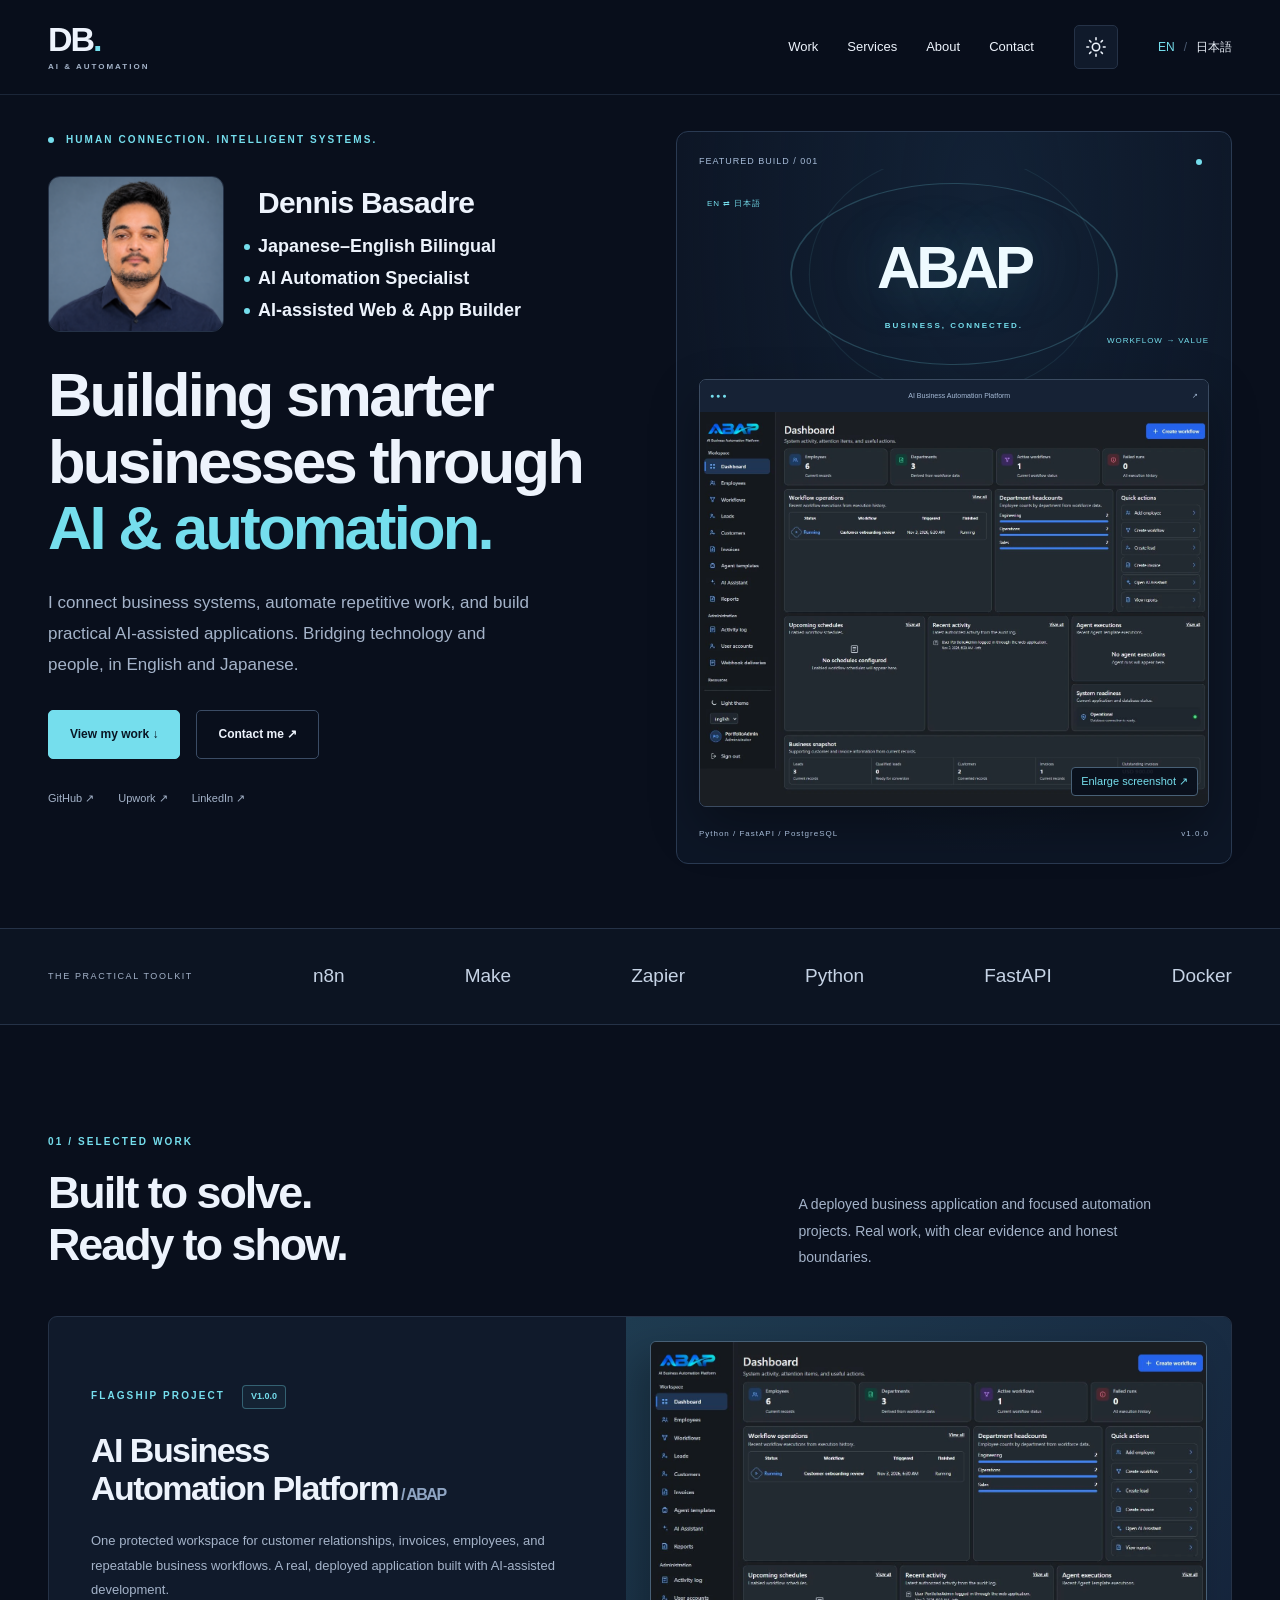
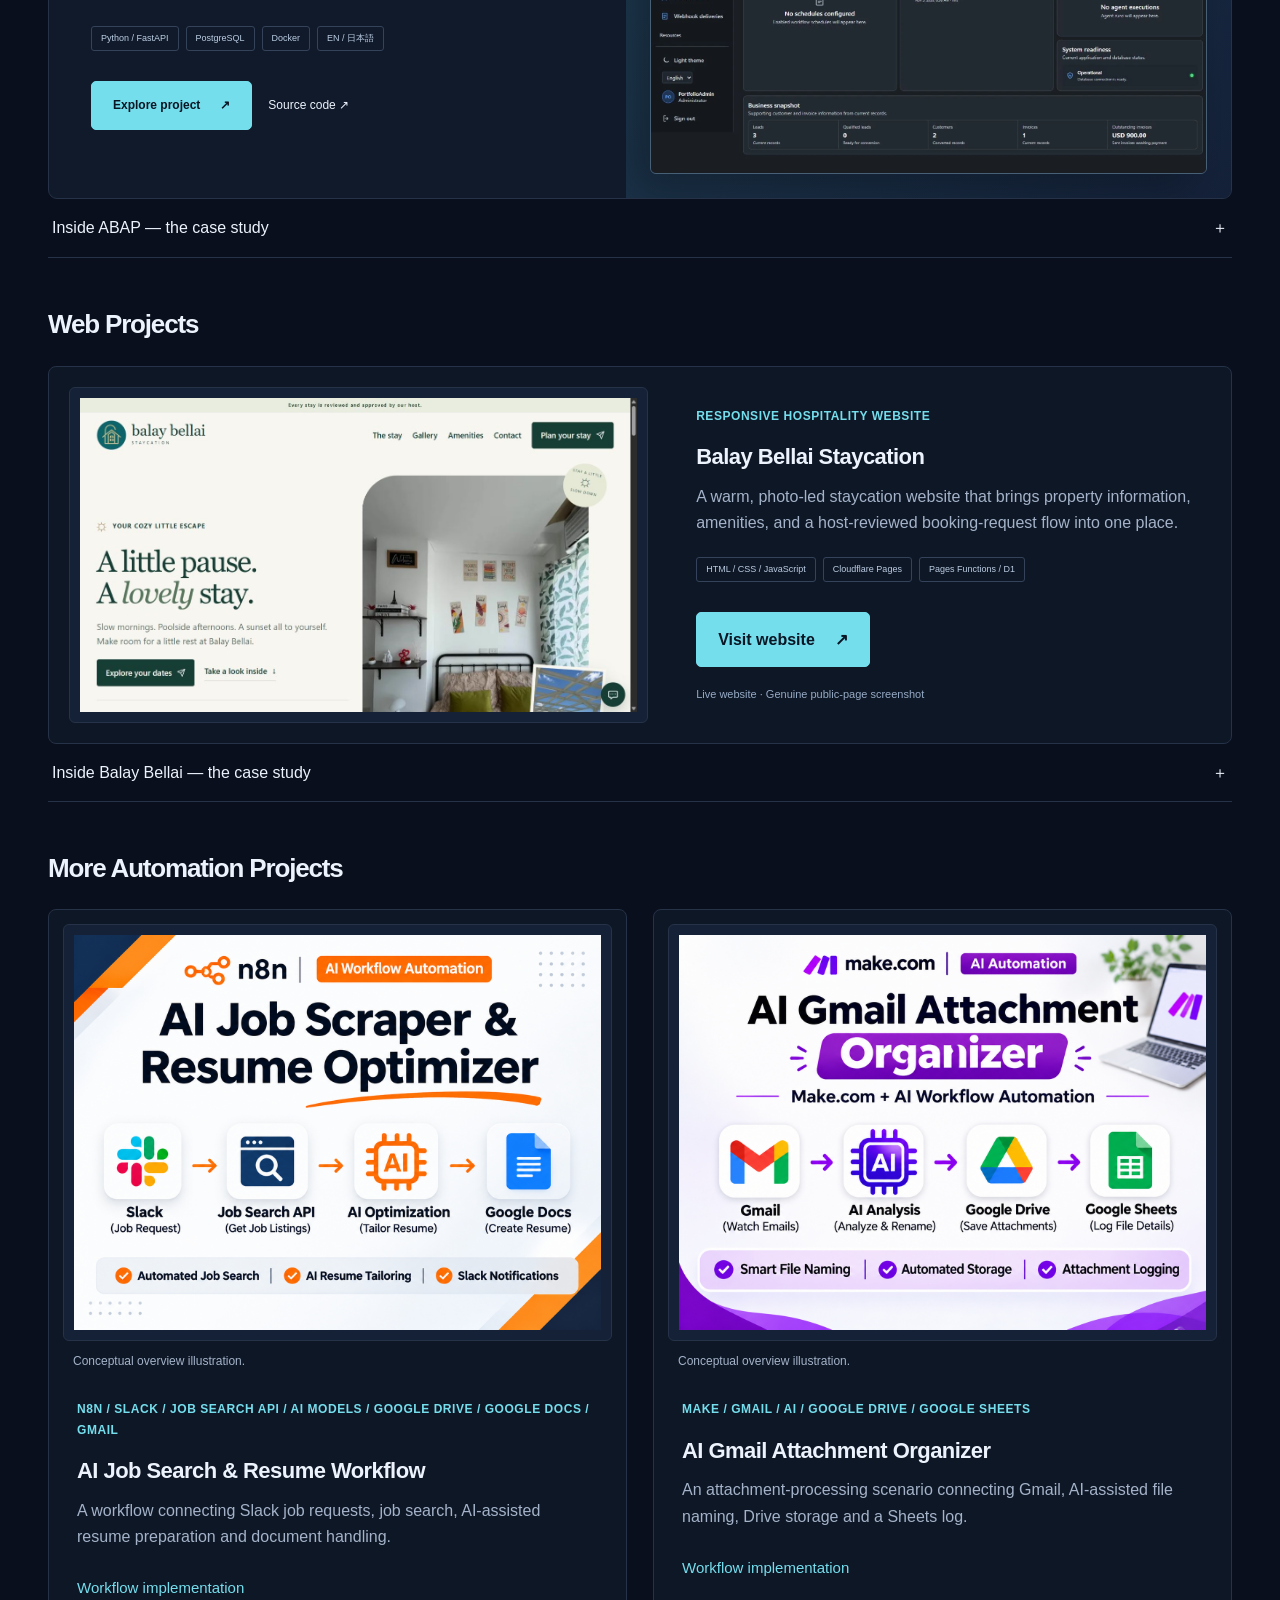
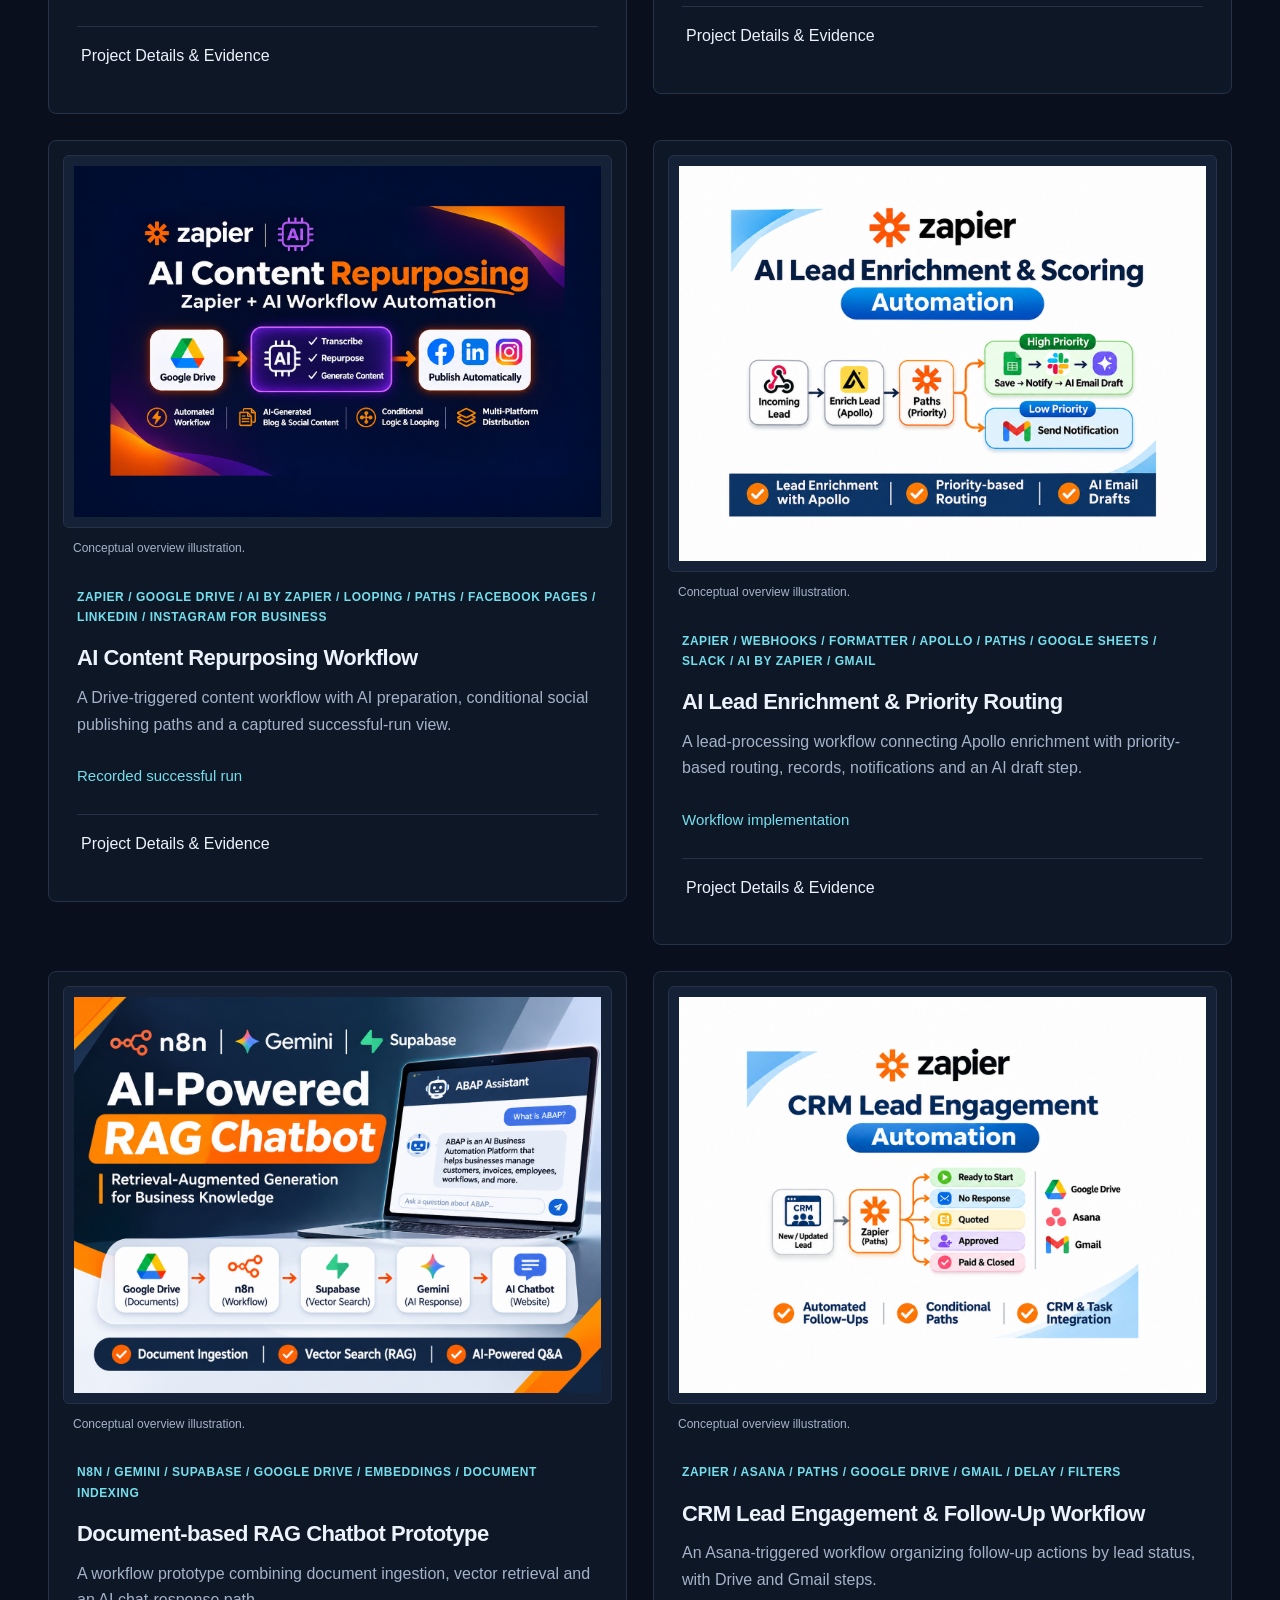
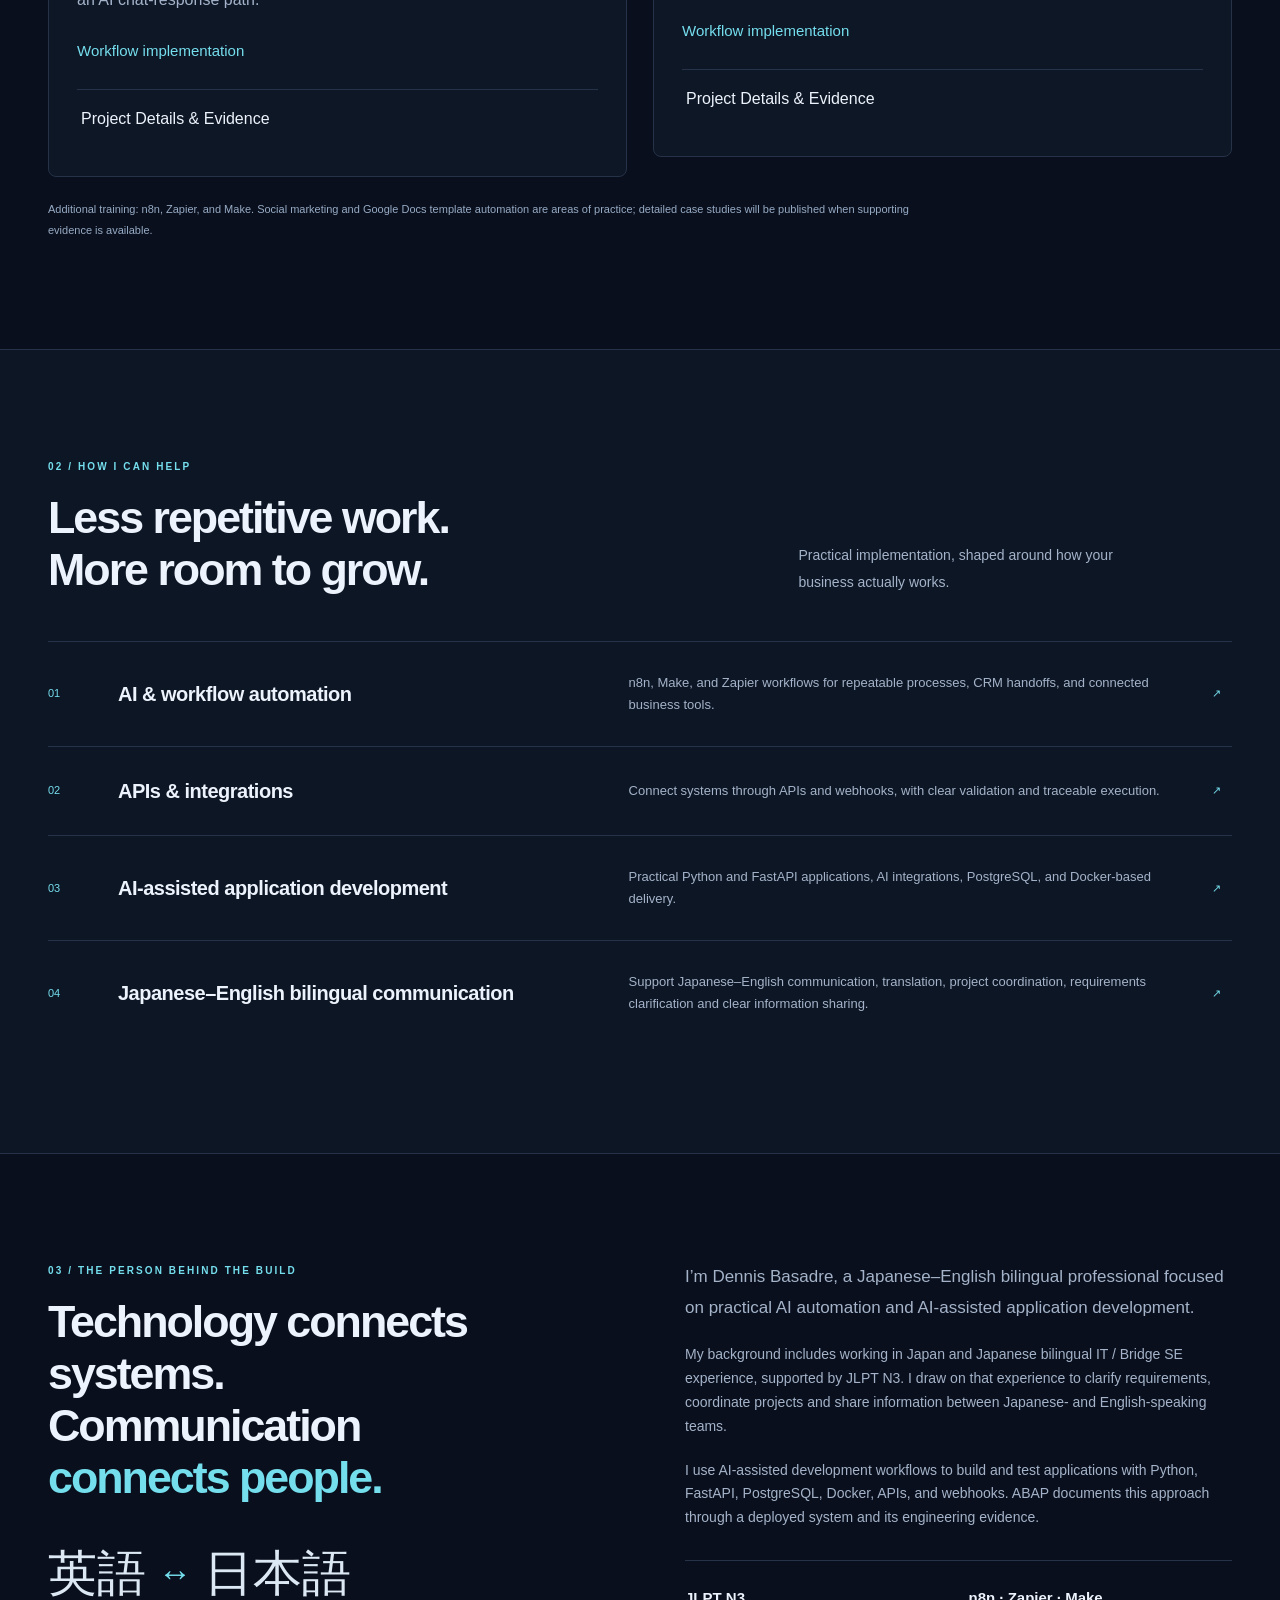
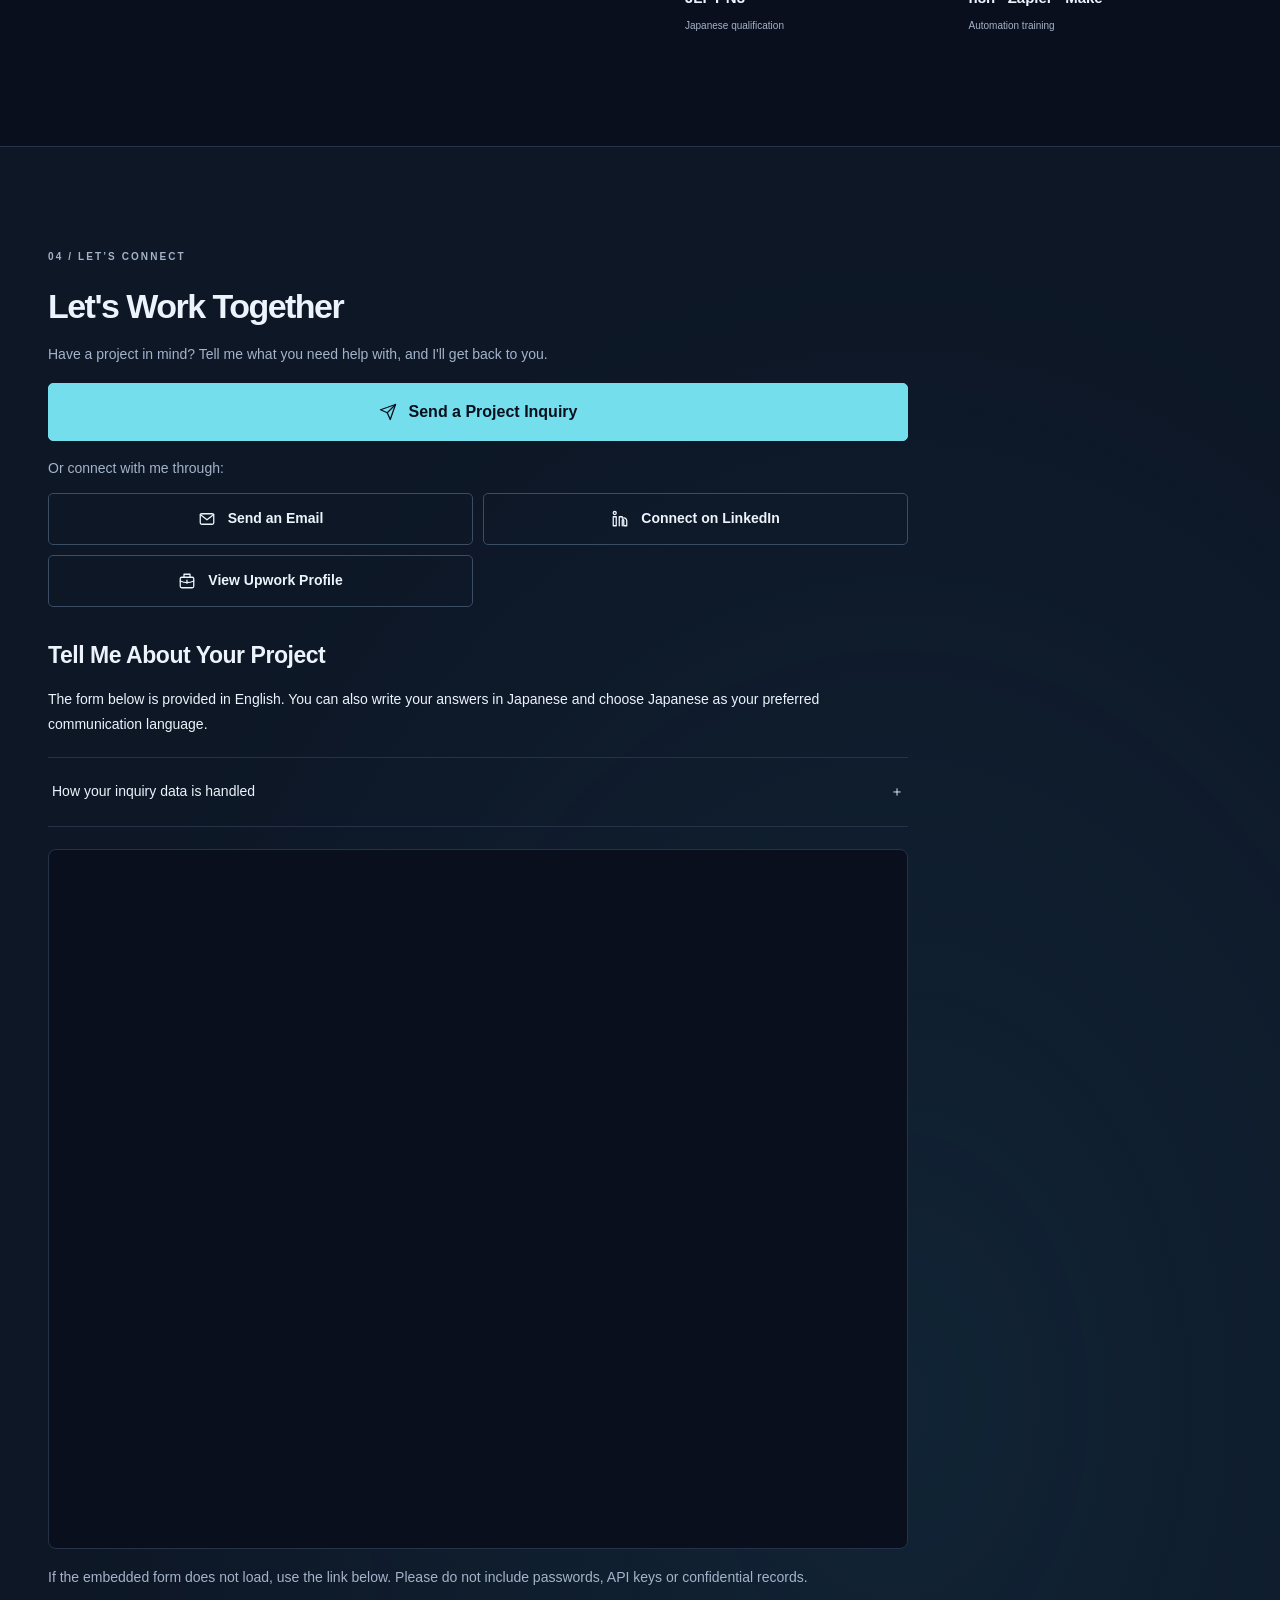
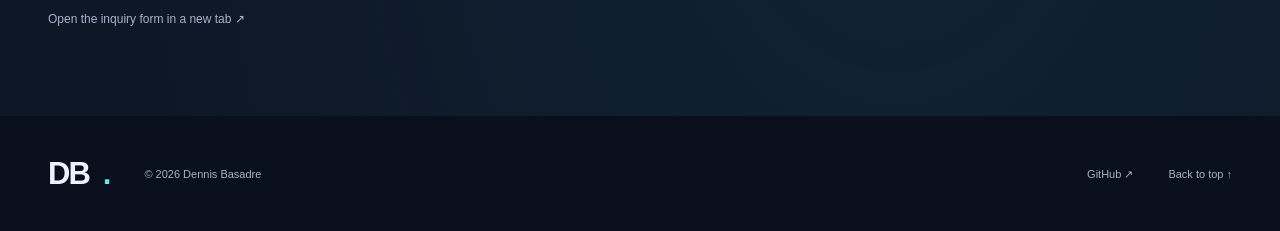
<file: index.html>
<!doctype html><html lang="en"><head><meta charset="utf-8"><meta name="viewport" content="width=device-width,initial-scale=1"><title>Dennis Basadre — Japanese Bilingual & AI Automation</title><meta name="description" content="Japanese bilingual professional building practical AI applications, workflow automations and secure business integrations. Explore ABAP and selected automation projects."><meta name="theme-color" content="#090f1c"><link rel="canonical" href="https://dennisbasadre.com/"><link rel="alternate" hreflang="en" href="https://dennisbasadre.com/"><link rel="alternate" hreflang="ja" href="https://dennisbasadre.com/ja/"><link rel="alternate" hreflang="x-default" href="https://dennisbasadre.com/"><meta property="og:title" content="Dennis Basadre — Japanese Bilingual & AI Automation"><meta property="og:description" content="Japanese bilingual professional building practical AI applications, workflow automations and secure business integrations. Explore ABAP and selected automation projects."><meta property="og:type" content="website"><meta property="og:url" content="https://dennisbasadre.com/"><meta property="og:locale" content="en_US"><meta property="og:image" content="https://dennisbasadre.com/assets/social.png"><meta name="twitter:card" content="summary_large_image"><link rel="icon" href="favicon.svg"><script src="theme-init.c12ee86c482d.js"></script><link rel="stylesheet" href="styles.9c06ad44ca69.css"><link rel="stylesheet" href="contact-layout.css"><script src="automation-gallery.cc1d3f5aa731.js" defer></script><script src="script.309447084f2a.js" defer></script></head><body>
<a class="skip" href="#main">Skip to content</a><header><div class="shell nav"><a class="brand" href="#top" aria-label="Dennis Basadre — Home"><b>DB<span>.</span></b><small>AI &amp; AUTOMATION</small></a><button class="menu" aria-expanded="false" aria-controls="navigation">Menu ☰</button><nav id="navigation" aria-label="Main navigation"><a href="#work">Work</a><a href="#services">Services</a><a href="#about">About</a><a href="#contact">Contact</a></nav><button class="theme-toggle" type="button" aria-label="Light mode" aria-pressed="false" hidden><svg class="theme-sun" viewBox="0 0 24 24" fill="none" stroke="currentColor" stroke-width="1.7" stroke-linecap="round" aria-hidden="true" focusable="false"><circle cx="12" cy="12" r="4"/><path d="M12 2v2m0 16v2M2 12h2m16 0h2M5 5l1.5 1.5m11 11L19 19M5 19l1.5-1.5m11-11L19 5"/></svg><svg class="theme-moon" viewBox="0 0 24 24" fill="none" stroke="currentColor" stroke-width="1.7" stroke-linecap="round" stroke-linejoin="round" aria-hidden="true" focusable="false"><path d="M20.5 14.5A9 9 0 0 1 9.5 3.5a9 9 0 1 0 11 11Z"/></svg></button><div class="language" aria-label="Language"><a lang="en" data-language="en" aria-current="page" href="./">EN</a><span>/</span><a lang="ja" data-language="ja"  href="ja/">日本語</a></div></div></header>
<main id="main"><section class="hero shell" id="top"><div class="hero-copy"><p class="eyebrow"><span class="dot"></span> HUMAN CONNECTION. INTELLIGENT SYSTEMS.</p><div class="hero-profile"><img class="profile-photo" src="assets/dennis-portrait.c31bb379e9b0.png" width="707" height="627" alt="Portrait of Dennis Basadre" decoding="async"><div><p class="profile-name">Dennis Basadre</p><p class="identity"><span class="role-item"><span class="role-dot" aria-hidden="true"></span><span>Japanese–English Bilingual</span></span> <span class="role-item"><span class="role-dot" aria-hidden="true"></span><span>AI Automation Specialist</span></span> <span class="role-item"><span class="role-dot" aria-hidden="true"></span><span>AI-assisted Web &amp; App Builder</span></span></p></div></div><h1>Building smarter<br>businesses through<br><em>AI & automation.</em></h1><p class="lede">I connect business systems, automate repetitive work, and build practical AI-assisted applications. Bridging technology and people, in English and Japanese.</p><div class="actions"><a class="button primary" href="#work">View my work ↓</a><a class="button quiet" href="#contact">Contact me ↗</a></div><div class="social"><a class="" href="https://github.com/Denxell17" target="_blank" rel="noopener noreferrer">GitHub <span aria-hidden="true">↗</span></a><a class="" href="https://www.upwork.com/freelancers/~018e55b8cb4f803cf1" target="_blank" rel="noopener noreferrer">Upwork <span aria-hidden="true">↗</span></a><a class="" href="https://www.linkedin.com/in/dennis-bernard-basadre-949508235" target="_blank" rel="noopener noreferrer">LinkedIn <span aria-hidden="true">↗</span></a></div></div>
<div class="hero-art"><div class="art-label"><span>FEATURED BUILD / 001</span><span class="dot"></span></div><div class="orbit" aria-hidden="true"><span class="orbit-tag">EN ⇄ 日本語</span><span class="orbit-tag second">WORKFLOW → VALUE</span><div class="core">ABAP<span>BUSINESS, CONNECTED.</span></div></div><div class="hero-screen"><div class="window-bar"><span>● ● ●</span><span>AI Business Automation Platform</span><span>↗</span></div><a class="hero-enlarge" href="assets/abap-dashboard-current-en.webp" data-image-viewer aria-label="Enlarge ABAP dashboard screenshot"><img src="assets/abap-dashboard-current-en.webp" width="1424" height="1105" alt="ABAP dashboard with synthetic demonstration records" fetchpriority="high"><span class="enlarge-hint" aria-hidden="true">Enlarge screenshot ↗</span></a></div><div class="art-bottom"><span>Python / FastAPI / PostgreSQL</span><span>v1.0.0</span></div></div></section>
<div class="stack-strip"><div class="shell"><span>THE PRACTICAL TOOLKIT</span><strong>n8n</strong><strong>Make</strong><strong>Zapier</strong><strong>Python</strong><strong>FastAPI</strong><strong>Docker</strong></div></div>
<section class="section shell" id="work"><div class="section-head"><div><p class="eyebrow">01 / SELECTED WORK</p><h2>Built to solve.<br>Ready to show.</h2></div><p>A deployed business application and focused automation projects. Real work, with clear evidence and honest boundaries.</p></div>
<article class="flagship" id="abap"><div class="flagship-copy"><p class="eyebrow">FLAGSHIP PROJECT <span class="badge">v1.0.0</span></p><h3>AI Business<br>Automation Platform<span class="muted"> / ABAP</span></h3><p>One protected workspace for customer relationships, invoices, employees, and repeatable business workflows. A real, deployed application built with AI-assisted development.</p><div class="tags"><span>Python / FastAPI</span><span>PostgreSQL</span><span>Docker</span><span>EN / 日本語</span></div><div class="actions"><a class="button primary" href="https://abap.dennisbasadre.com/" target="_blank" rel="noopener noreferrer">Explore project <span aria-hidden="true">↗</span></a><a class="text-link" href="https://github.com/Denxell17/AI-Business-Automation-Platform" target="_blank" rel="noopener noreferrer">Source code <span aria-hidden="true">↗</span></a></div></div><a class="product-shot" href="assets/abap-dashboard-current-en.webp"><img loading="lazy" src="assets/abap-dashboard-current-en.webp" width="1424" height="1105" alt="Open full-size ABAP dashboard screenshot"></a></article>
<details class="case-study"><summary>Inside ABAP — the case study <span>＋</span></summary><div class="case-content"><div class="three-col"><div><h4>Problem</h4><p>Business records and repeatable processes become difficult to manage across disconnected tools.</p></div><div><h4>Approach</h4><p>CRM, employee management, invoicing, protected documents, workflow scheduling and execution tracking in one authenticated application.</p></div><div><h4>Evidence &amp; scope</h4><p>A deployed application supported by synthetic-data demonstrations, isolated tests of signed n8n integration, and documented backup and recovery checks. This case study presents application capabilities and test evidence rather than commercial client results.</p></div></div><h4>My role</h4><p>I built ABAP using AI-assisted development, combining business requirements, application features, and workflow integration in one project. My work included configuring and testing the application, preparing synthetic-data demonstrations, and documenting deployment, signed n8n integration tests, and backup and recovery procedures.</p><div class="architecture" aria-label="ABAP architecture"><span>Authenticated browser</span><b>→</b><span>FastAPI + business services</span><b>→</b><span>PostgreSQL</span><span>Background worker</span><b>→</b><span>Signed webhooks</span><b>→</b><span>n8n</span></div><p class="note">Architecture overview; it does not imply an active production n8n connection. The Advanced AI Assistant offers selectable models and safe synthetic demonstrations. It does not provide unrestricted free-form chat, live business-record access, or AI-initiated business actions.</p><p>Operational foundations: HTTPS, access controls, monitoring, encrypted backups, and verified recovery procedures.</p><div class="gallery"><figure class="assistant-shot"><a href="assets/abap-ai-assistant-demo.78669ae2c72f.webp" data-image-viewer><img loading="lazy" decoding="async" src="assets/abap-ai-assistant-demo.78669ae2c72f.webp" width="1585" height="991" alt="ABAP Advanced AI Assistant with model and language selection and a recorded public-information response"></a><figcaption>Advanced AI Assistant / recorded public-information demo. Account label anonymized as Demo Portfolio. Generated response text is illustrative, not independent verification of its claims.</figcaption></figure><figure><a href="assets/abap-crm-current-en.webp"><img loading="lazy" src="assets/abap-crm-current-en.webp" width="1440" height="1000" alt="CRM lead management / Searchable contact and company records with lead stages, using fictional data."></a><figcaption>CRM lead management / Searchable contact and company records with lead stages, using fictional data.</figcaption></figure><figure><a href="assets/abap-invoice-current-en.webp"><img loading="lazy" src="assets/abap-invoice-current-en.webp" width="1424" height="1512" alt="Invoice detail / Customer, due date, line items, status controls, and a protected-document link, using synthetic amounts."></a><figcaption>Invoice detail / Customer, due date, line items, status controls, and a protected-document link, using synthetic amounts.</figcaption></figure><figure><a href="assets/abap-workflow-current-en.webp"><img loading="lazy" src="assets/abap-workflow-current-en.webp" width="1424" height="1710" alt="Workflow tracking / Ordered tasks and a started manual demonstration run; n8n dispatch is disabled in this capture."></a><figcaption>Workflow tracking / Ordered tasks and a started manual demonstration run; n8n dispatch is disabled in this capture.</figcaption></figure><figure><a href="assets/abap-dashboard-current-ja.webp"><img loading="lazy" src="assets/abap-dashboard-current-ja.webp" width="1424" height="1105" alt="Japanese dashboard / Localized navigation, activity summaries, and quick actions, with synthetic business records in English."></a><figcaption>Japanese dashboard / Localized navigation, activity summaries, and quick actions, with synthetic business records in English.</figcaption></figure><figure><a href="assets/abap-dashboard-light-summary-en.jpg" data-image-viewer><img loading="lazy" decoding="async" src="assets/abap-dashboard-light-summary-en.jpg" width="1424" height="1105" alt="ABAP light-theme dashboard in an isolated synthetic-data demo, with the fictional PortfolioAdmin account and complete dashboard panels"></a><figcaption>Light-theme dashboard / Isolated demonstration with synthetic records and the fictional PortfolioAdmin account; captured at a 1440 × 1000 browser viewport.</figcaption></figure><figure><a href="assets/abap-dashboard-mobile-en.webp" data-image-viewer><img loading="lazy" decoding="async" src="assets/abap-dashboard-mobile-en.webp" width="375" height="2567" alt="ABAP dashboard in a narrow English browser viewport with vertically stacked summary cards and quick actions"></a><figcaption>Mobile dashboard / Vertically stacked summary cards and quick actions, captured at a 390 × 844 browser viewport with synthetic data. Select to enlarge.</figcaption></figure></div><p class="note">Core application captures: November 3, 2026, using synthetic data in an isolated local environment. AI Assistant: November 5 recorded public-information demo; generated text is illustrative. Light-theme dashboard: November 6 capture from the existing isolated demonstration environment, using synthetic records and the fictional PortfolioAdmin account. Select an image to view it at full size.</p></div></details><section class="web-projects" aria-labelledby="web-projects-title"><h3 class="automation-heading" id="web-projects-title">Web Projects</h3><article class="project web-project" id="balay-bellai"><a href="assets/balay-bellai-desktop.jpg" data-image-viewer><img src="assets/balay-bellai-desktop.jpg" width="1265" height="712" alt="Balay Bellai public homepage on desktop, showing its warm off-white layout and authentic property photography" loading="lazy" decoding="async"></a><div class="project-body"><p class="eyebrow">RESPONSIVE HOSPITALITY WEBSITE</p><h4>Balay Bellai Staycation</h4><p>A warm, photo-led staycation website that brings property information, amenities, and a host-reviewed booking-request flow into one place.</p><div class="tags"><span>HTML / CSS / JavaScript</span><span>Cloudflare Pages</span><span>Pages Functions / D1</span></div><div class="actions"><a class="button primary" href="https://balay-bellai.pages.dev/" target="_blank" rel="noopener noreferrer">Visit website <span aria-hidden="true">↗</span></a></div><p class="note">Live website · Genuine public-page screenshot</p></div></article><details class="case-study web-case-study"><summary>Inside Balay Bellai — the case study <span aria-hidden="true">＋</span></summary><div class="case-content"><h4>Purpose</h4><p>Give prospective guests a clear view of the property and a straightforward way to explore dates and request a stay, while keeping final booking decisions with the host.</p><h4>My role</h4><p>I built the website using AI-assisted development, shaping the page layout, organizing authentic property photographs, implementing the public pages and booking-request interface, and checking responsive behavior.</p><h4>Public website features</h4><p>Responsive desktop and mobile layouts; a categorized gallery of 18 property photographs with an enlarged image viewer; amenities and stay policies; a date-selection calendar and request form; and a Facebook contact link. The site states that requests do not automatically reserve the property: final confirmation requires owner approval and verified full payment.</p><h4>Tools & implementation</h4><p>HTML, CSS, and JavaScript on Cloudflare Pages, with Cloudflare Pages Functions and D1 used in the booking implementation. The screenshots below show the public website, not the private owner dashboard.</p><h4>Expected Business Outcomes</h4><p>For a small accommodation host, a single source for property information, photographs, policies, and request details could reduce repeated inquiries and help organize guest communication. These are intended benefits, not measured savings, booking conversions, or revenue results.</p><h4>Evidence & scope</h4><p>Genuine desktop and mobile screenshots captured from the public website on November 21, 2026. The gallery, public information, and request interface were inspected without submitting a booking. These captures demonstrate the public experience; they do not establish completed reservations, payment processing, or live Messenger AI operation.</p><div class="gallery web-evidence"><figure><a href="assets/balay-bellai-desktop.jpg" data-image-viewer><img src="assets/balay-bellai-desktop.jpg" width="1265" height="712" alt="Balay Bellai public homepage on desktop, showing its warm off-white layout and authentic property photography" loading="lazy" decoding="async"></a><figcaption>Desktop / Live public homepage with property photography and a link to explore stay dates. Select to enlarge.</figcaption></figure><figure><a href="assets/balay-bellai-mobile.jpg" data-image-viewer><img src="assets/balay-bellai-mobile.jpg" width="375" height="811" alt="Balay Bellai public homepage on mobile, with responsive navigation, property photographs, and introductory text" loading="lazy" decoding="async"></a><figcaption>Mobile / The same homepage rearranged for a narrow screen. Select to enlarge.</figcaption></figure></div></div></details></section>
<h3 class="automation-heading" id="automation-projects-title">More Automation Projects</h3><!-- automation-gallery:start --><div class="project-grid" role="group" aria-labelledby="automation-projects-title" data-automation-gallery data-asset-prefix=""><article class="project" id="automation-job-search-resume"><a href="assets/automation/job-search-resume/overview-v1.webp" data-image-viewer><img src="assets/automation/job-search-resume/overview-v1.webp" alt="Conceptual illustration: AI Job Search &amp; Resume Workflow" width="1448" height="1086" loading="lazy" decoding="async"></a><p class="thumbnail-caption">Conceptual overview illustration.</p><div class="project-body"><p class="eyebrow">n8n / Slack / Job Search API / AI models / Google Drive / Google Docs / Gmail</p><h4>AI Job Search &amp; Resume Workflow</h4><p>A workflow connecting Slack job requests, job search, AI-assisted resume preparation and document handling.</p><p class="project-evidence-status">Workflow implementation</p><details><summary>Project Details &amp; Evidence</summary><div class="automation-detail"><h5>Problem</h5><p>Searching job listings and adapting a resume involves repeated checks, document updates and notifications.</p><h5>Approach</h5><p>Connect Slack requests to job retrieval, AI-assisted resume preparation, document updates, Gmail drafts and Slack notifications in one workflow.</p><h5>Workflow</h5><p>Slack request → validate query → job API → process results → AI resume preparation → Drive/Docs → Gmail draft and Slack notification.</p><h5>Expected Business Outcomes</h5><p class="expected-outcomes-note">Potential benefits of the design, not measured results.</p><p>For job seekers, career-support teams, and recruitment administrators, the workflow is designed to reduce repeated job-listing checks, resume-document preparation, and status messages. Connecting requests, document steps, drafts, and notifications could save administrative time and keep application materials and follow-up information more consistent and organized.</p><h5>Evidence &amp; scope</h5><p>The n8n editor demonstrates connected job-search, AI-assisted resume preparation, document and notification steps. Evidence covers workflow design; generated documents and notification delivery remain outside the demonstrated scope.</p><div class="automation-evidence"><figure><a href="assets/automation/job-search-resume/workflow-editor-v1.webp" data-image-viewer><img src="assets/automation/job-search-resume/workflow-editor-v1.webp" alt="n8n editor showing job-search, resume, document and notification steps" width="1917" height="869" loading="lazy" decoding="async"></a><figcaption>Workflow editor — n8n workflow editor — Connected job-search, resume, document and notification steps.</figcaption></figure></div></div></details></div></article><article class="project" id="automation-gmail-attachment-organizer"><a href="assets/automation/gmail-attachment-organizer/overview-v1.webp" data-image-viewer><img src="assets/automation/gmail-attachment-organizer/overview-v1.webp" alt="Conceptual illustration: AI Gmail Attachment Organizer" width="1448" height="1086" loading="lazy" decoding="async"></a><p class="thumbnail-caption">Conceptual overview illustration.</p><div class="project-body"><p class="eyebrow">Make / Gmail / AI / Google Drive / Google Sheets</p><h4>AI Gmail Attachment Organizer</h4><p>An attachment-processing scenario connecting Gmail, AI-assisted file naming, Drive storage and a Sheets log.</p><p class="project-evidence-status">Workflow implementation</p><details><summary>Project Details &amp; Evidence</summary><div class="automation-detail"><h5>Problem</h5><p>Manually saving, naming and logging email attachments creates repetitive work.</p><h5>Approach</h5><p>Connect Gmail attachments to AI-assisted file naming, Google Drive storage and a Google Sheets log, with a notification step.</p><h5>Workflow</h5><p>Watch emails → list attachments → upload for analysis → generate filename → upload to Drive → log in Sheets → email notification.</p><h5>Expected Business Outcomes</h5><p class="expected-outcomes-note">Potential benefits of the design, not measured results.</p><p>For small businesses and operations or administration teams handling email attachments, the scenario is designed to reduce manual downloads, file naming, Drive filing, and Sheets data entry. Consistent naming and a centralized tracking log could save document-processing time, reduce filing errors, and make files easier to find and review.</p><h5>Evidence &amp; scope</h5><p>The Make editor shows the attachment-processing sequence and per-module operation indicators, from Gmail intake to file naming, Drive storage and Sheets logging. Scheduling is disabled in this capture; evidence covers the configured scenario rather than confirmed downstream outputs.</p><div class="automation-evidence"><figure><a href="assets/automation/gmail-attachment-organizer/scenario-editor-v1.webp" data-image-viewer><img src="assets/automation/gmail-attachment-organizer/scenario-editor-v1.webp" alt="Make attachment-processing scenario with module operation indicators" width="1820" height="707" loading="lazy" decoding="async"></a><figcaption>Workflow editor — Make scenario — Attachment-processing modules with operation indicators and the disabled schedule control visible.</figcaption></figure></div></div></details></div></article><article class="project" id="automation-content-repurposing"><a href="assets/automation/content-repurposing/overview-v1.webp" data-image-viewer><img src="assets/automation/content-repurposing/overview-v1.webp" alt="Conceptual illustration: AI Content Repurposing Workflow" width="1536" height="1024" loading="lazy" decoding="async"></a><p class="thumbnail-caption">Conceptual overview illustration.</p><div class="project-body"><p class="eyebrow">Zapier / Google Drive / AI by Zapier / Looping / Paths / Facebook Pages / LinkedIn / Instagram for Business</p><h4>AI Content Repurposing Workflow</h4><p>A Drive-triggered content workflow with AI preparation, conditional social publishing paths and a captured successful-run view.</p><p class="project-evidence-status">Recorded successful run</p><details><summary>Project Details &amp; Evidence</summary><div class="automation-detail"><h5>Problem</h5><p>Adapting source content for different channels involves transcription, content preparation and repeated publishing steps.</p><h5>Approach</h5><p>Connect incoming Drive files to AI transcription and content preparation, then route them through conditional social publishing paths.</p><h5>Workflow</h5><p>New Drive file → filter → AI transcription/content preparation → loop → conditional paths → configured Facebook, LinkedIn and Instagram actions. The recorded run completed one path and skipped the alternative.</p><h5>Expected Business Outcomes</h5><p class="expected-outcomes-note">Potential benefits of the design, not measured results.</p><p>For small marketing teams and content creators, the workflow is designed to reduce repetitive copying, channel-specific draft preparation, and publishing handoffs. Reusing source content through structured preparation and routing could save coordination time and improve consistency across channels. Editorial review and publication checks remain necessary.</p><h5>Evidence &amp; scope</h5><p>Zapier editor views demonstrate file intake, AI content preparation and conditional social publishing paths. A recorded successful run shows one branch completed and the alternative skipped. Evidence is limited to that recorded path; public post contents and business outcomes are outside this case study.</p><div class="automation-evidence"><figure><a href="assets/automation/content-repurposing/workflow-start-v1.webp" data-image-viewer><img src="assets/automation/content-repurposing/workflow-start-v1.webp" alt="Zapier file intake, filtering, AI preparation and loop steps" width="1906" height="747" loading="lazy" decoding="async"></a><figcaption>Workflow editor — Zapier workflow — File intake, filtering, AI preparation and loop configuration.</figcaption></figure><figure><a href="assets/automation/content-repurposing/workflow-social-paths-v1.webp" data-image-viewer><img src="assets/automation/content-repurposing/workflow-social-paths-v1.webp" alt="Zapier paths with configured social publishing actions" width="1907" height="747" loading="lazy" decoding="async"></a><figcaption>Workflow editor — Conditional paths — Configured Facebook Pages, LinkedIn and Instagram actions.</figcaption></figure><figure><a href="assets/automation/content-repurposing/workflow-overview-v1.webp" data-image-viewer><img src="assets/automation/content-repurposing/workflow-overview-v1.webp" alt="Full content repurposing workflow editor overview" width="650" height="751" loading="lazy" decoding="async"></a><figcaption>Workflow editor — Full workflow design — Upstream processing and conditional publishing paths.</figcaption></figure><figure><a href="assets/automation/content-repurposing/recorded-run-v1.webp" data-image-viewer><img src="assets/automation/content-repurposing/recorded-run-v1.webp" alt="Recorded Zapier run showing a successful branch and a skipped alternative" width="372" height="660" loading="lazy" decoding="async"></a><figcaption>Execution evidence — Recorded successful run — One branch completed; the alternative was skipped.</figcaption></figure></div></div></details></div></article><article class="project" id="automation-lead-enrichment"><a href="assets/automation/lead-enrichment/overview-v1.webp" data-image-viewer><img src="assets/automation/lead-enrichment/overview-v1.webp" alt="Conceptual illustration: AI Lead Enrichment &amp; Priority Routing" width="1448" height="1086" loading="lazy" decoding="async"></a><p class="thumbnail-caption">Conceptual overview illustration.</p><div class="project-body"><p class="eyebrow">Zapier / Webhooks / Formatter / Apollo / Paths / Google Sheets / Slack / AI by Zapier / Gmail</p><h4>AI Lead Enrichment &amp; Priority Routing</h4><p>A lead-processing workflow connecting Apollo enrichment with priority-based routing, records, notifications and an AI draft step.</p><p class="project-evidence-status">Workflow implementation</p><details><summary>Project Details &amp; Evidence</summary><div class="automation-detail"><h5>Problem</h5><p>Incoming leads need context and routing before the next follow-up step can be organized.</p><h5>Approach</h5><p>Combine incoming lead data with Apollo enrichment, then use priority-based paths for records, notifications and AI-assisted draft preparation.</p><h5>Workflow</h5><p>Incoming lead → format company URL → enrichment → priority paths → record/notify/draft actions as configured.</p><h5>Expected Business Outcomes</h5><p class="expected-outcomes-note">Potential benefits of the design, not measured results.</p><p>For sales operations and small business-development teams, the workflow is designed to reduce manual lead lookups, repeated record entry, priority sorting, and follow-up draft preparation. Structured enrichment and routing could save research time, keep handoffs organized, and improve record consistency. Retrieved information and AI drafts still need review.</p><h5>Evidence &amp; scope</h5><p>The Zapier editor shows Apollo enrichment, priority-based paths and configured record, notification and AI-draft actions, with an in-use version visible. Evidence covers the workflow configuration; numeric lead scoring, enrichment accuracy and completed outputs are outside the demonstrated scope.</p><div class="automation-evidence"><figure><a href="assets/automation/lead-enrichment/workflow-editor-v1.webp" data-image-viewer><img src="assets/automation/lead-enrichment/workflow-editor-v1.webp" alt="Zapier lead enrichment and high-low priority routing workflow" width="1917" height="757" loading="lazy" decoding="async"></a><figcaption>Workflow editor — Zapier workflow editor — Apollo enrichment and priority-based follow-up routing.</figcaption></figure></div></div></details></div></article><article class="project" id="automation-rag-chatbot-prototype"><a href="assets/automation/rag-chatbot-prototype/overview-v1.webp" data-image-viewer><img src="assets/automation/rag-chatbot-prototype/overview-v1.webp" alt="Conceptual illustration: Document-based RAG Chatbot Prototype" width="1448" height="1086" loading="lazy" decoding="async"></a><p class="thumbnail-caption">Conceptual overview illustration.</p><div class="project-body"><p class="eyebrow">n8n / Gemini / Supabase / Google Drive / Embeddings / Document indexing</p><h4>Document-based RAG Chatbot Prototype</h4><p>A workflow prototype combining document ingestion, vector retrieval and an AI chat-response path.</p><p class="project-evidence-status">Workflow implementation</p><details><summary>Project Details &amp; Evidence</summary><div class="automation-detail"><h5>Problem</h5><p>A document assistant needs a way to index source material and retrieve relevant passages for a response.</p><h5>Approach</h5><p>Prototype document ingestion and indexing from Drive, Supabase retrieval and Gemini-assisted chat responses in n8n.</p><h5>Workflow</h5><p>Document create/update/archive paths → loading and index maintenance; chat trigger → retrieval tool and Gemini model → configured response path.</p><h5>Expected Business Outcomes</h5><p class="expected-outcomes-note">Potential benefits of the design, not measured results.</p><p>For internal knowledge and support teams, the prototype explores reducing repeated document searches and manual answer preparation. A structured indexing and retrieval approach could make relevant source material easier to locate and support more consistent responses. Answer accuracy, source coverage, and access controls would need evaluation before operational use.</p><h5>Evidence &amp; scope</h5><p>This n8n prototype demonstrates document-ingestion and indexing paths, Supabase retrieval and a Gemini-assisted response configuration. It is separate from the deployed ABAP AI Assistant. Evidence covers prototype architecture, rather than completed indexing, evaluated chat answers or live business-record access.</p><div class="automation-evidence"><figure><a href="assets/automation/rag-chatbot-prototype/workflow-editor-v1.webp" data-image-viewer><img src="assets/automation/rag-chatbot-prototype/workflow-editor-v1.webp" alt="n8n prototype editor showing document indexing and retrieval-assisted chat paths" width="1907" height="780" loading="lazy" decoding="async"></a><figcaption>Workflow editor — n8n prototype editor — Document indexing and retrieval-assisted chat paths.</figcaption></figure><figure><a href="assets/automation/rag-chatbot-prototype/workflow-overview-v1.webp" data-image-viewer><img src="assets/automation/rag-chatbot-prototype/workflow-overview-v1.webp" alt="Cropped RAG prototype workflow overview" width="780" height="661" loading="lazy" decoding="async"></a><figcaption>Workflow editor — Prototype overview — An alternate view of the same document and chat architecture.</figcaption></figure></div></div></details></div></article><article class="project" id="automation-crm-follow-up"><a href="assets/automation/crm-follow-up/overview-v1.webp" data-image-viewer><img src="assets/automation/crm-follow-up/overview-v1.webp" alt="Conceptual illustration: CRM Lead Engagement &amp; Follow-Up Workflow" width="1448" height="1086" loading="lazy" decoding="async"></a><p class="thumbnail-caption">Conceptual overview illustration.</p><div class="project-body"><p class="eyebrow">Zapier / Asana / Paths / Google Drive / Gmail / Delay / Filters</p><h4>CRM Lead Engagement &amp; Follow-Up Workflow</h4><p>An Asana-triggered workflow organizing follow-up actions by lead status, with Drive and Gmail steps.</p><p class="project-evidence-status">Workflow implementation</p><details><summary>Project Details &amp; Evidence</summary><div class="automation-detail"><h5>Problem</h5><p>Lead follow-up requires different actions as a conversation moves from preparation through quoting and approval.</p><h5>Approach</h5><p>Use Asana task status to organize conditional folder and task creation, follow-up email actions, delays and checks.</p><h5>Workflow</h5><p>Asana task update → status paths → configured Drive/Asana/Gmail actions, with delays and filters in selected paths.</p><h5>Expected Business Outcomes</h5><p class="expected-outcomes-note">Potential benefits of the design, not measured results.</p><p>For small sales and client-service teams, the workflow is designed to reduce repeated status checks, folder and task setup, and follow-up email preparation. Status-based paths, delays, and filters could save coordination time, keep next steps organized, and make follow-up more consistent. Warning indicators and branch behavior need validation before operational use.</p><h5>Evidence &amp; scope</h5><p>The Zapier editor views show status-based CRM follow-up paths using Asana, Drive, Gmail, delays and filters. Original warning/step indicators remain visible and their cause is undiagnosed. Evidence covers configuration; paid/closed is a route label, not a verified payment or completed client outcome.</p><div class="automation-evidence"><figure><a href="assets/automation/crm-follow-up/workflow-v1.webp" data-image-viewer><img src="assets/automation/crm-follow-up/workflow-v1.webp" alt="Zapier CRM follow-up v1 editor with original warning indicator" width="1917" height="750" loading="lazy" decoding="async"></a><figcaption>Workflow editor — Version 1 — Status-based follow-up paths with the original warning/step indicator visible.</figcaption></figure><figure><a href="assets/automation/crm-follow-up/workflow-v1-alternate.webp" data-image-viewer><img src="assets/automation/crm-follow-up/workflow-v1-alternate.webp" alt="Alternate v1 follow-up workflow editor view" width="1912" height="745" loading="lazy" decoding="async"></a><figcaption>Workflow editor — Version 1 detail — An alternate view of the same follow-up configuration.</figcaption></figure><figure><a href="assets/automation/crm-follow-up/workflow-v2.webp" data-image-viewer><img src="assets/automation/crm-follow-up/workflow-v2.webp" alt="Zapier CRM follow-up v2 editor with original warning indicator" width="1907" height="757" loading="lazy" decoding="async"></a><figcaption>Workflow editor — Version 2 — Workflow configuration with the original warning/step indicator visible.</figcaption></figure></div></div></details></div></article></div><!-- automation-gallery:end --><p class="note coverage">Additional training: n8n, Zapier, and Make. Social marketing and Google Docs template automation are areas of practice; detailed case studies will be published when supporting evidence is available.</p></section>
<section class="services section" id="services"><div class="shell"><div class="section-head"><div><p class="eyebrow">02 / HOW I CAN HELP</p><h2>Less repetitive work.<br>More room to grow.</h2></div><p>Practical implementation, shaped around how your business actually works.</p></div><div class="service-list"><article><span>01</span><h3>AI & workflow automation</h3><p>n8n, Make, and Zapier workflows for repeatable processes, CRM handoffs, and connected business tools.</p><span aria-hidden="true">↗</span></article><article><span>02</span><h3>APIs & integrations</h3><p>Connect systems through APIs and webhooks, with clear validation and traceable execution.</p><span aria-hidden="true">↗</span></article><article><span>03</span><h3>AI-assisted application development</h3><p>Practical Python and FastAPI applications, AI integrations, PostgreSQL, and Docker-based delivery.</p><span aria-hidden="true">↗</span></article><article><span>04</span><h3>Japanese–English bilingual communication</h3><p>Support Japanese–English communication, translation, project coordination, requirements clarification and clear information sharing.</p><span aria-hidden="true">↗</span></article></div></div></section><section class="section shell about" id="about"><div><p class="eyebrow">03 / THE PERSON BEHIND THE BUILD</p><h2>Technology connects systems.<br>Communication<br><em>connects people.</em></h2><div class="bilingual-mark">英語 <span>↔</span> 日本語</div></div><div class="about-copy"><p class="lede">I’m Dennis Basadre, a Japanese–English bilingual professional focused on practical AI automation and AI-assisted application development.</p><p>My background includes working in Japan and Japanese bilingual IT / Bridge SE experience, supported by JLPT N3. I draw on that experience to clarify requirements, coordinate projects and share information between Japanese- and English-speaking teams.</p><p>I use AI-assisted development workflows to build and test applications with Python, FastAPI, PostgreSQL, Docker, APIs, and webhooks. ABAP documents this approach through a deployed system and its engineering evidence.</p><div class="qualifications"><div><strong>JLPT N3</strong><span>Japanese qualification</span></div><div><strong>n8n · Zapier · Make</strong><span>Automation training</span></div></div></div></section>
<section class="contact" id="contact"><div class="shell contact-inner"><div class="contact-options"><p class="eyebrow">04 / LET’S CONNECT</p><h2>Let's Work Together</h2><p>Have a project in mind? Tell me what you need help with, and I'll get back to you.</p><a class="button primary contact-primary" href="#project-inquiry"><svg class="contact-icon" viewBox="0 0 24 24" fill="none" stroke="currentColor" stroke-width="1.7" stroke-linecap="round" stroke-linejoin="round" aria-hidden="true" focusable="false"><path d="m22 2-7 20-4-9-9-4 20-7Z"/><path d="M22 2 11 13"/></svg><span>Send a Project Inquiry</span></a><h3 class="contact-secondary-title">Or connect with me through:</h3><div class="contact-methods"><a class="button quiet" href="mailto:dennisbernard.basadre@gmail.com"><svg class="contact-icon" viewBox="0 0 24 24" fill="none" stroke="currentColor" stroke-width="1.7" stroke-linecap="round" stroke-linejoin="round" aria-hidden="true" focusable="false"><rect x="3" y="5" width="18" height="14" rx="2"/><path d="m3 6 9 7 9-7"/></svg><span>Send an Email</span></a><a class="button quiet" href="https://www.linkedin.com/in/dennis-bernard-basadre-949508235" target="_blank" rel="noopener noreferrer"><svg class="contact-icon" viewBox="0 0 24 24" fill="none" stroke="currentColor" stroke-width="1.7" stroke-linecap="round" stroke-linejoin="round" aria-hidden="true" focusable="false"><rect x="3" y="9" width="4" height="12"/><path d="M11 21V9h4v2a4 4 0 0 1 6 3v7h-4v-7a1 1 0 0 0-2 0v7"/><circle cx="5" cy="4" r="2"/></svg><span>Connect on LinkedIn</span></a><a class="button quiet" href="https://www.upwork.com/freelancers/~018e55b8cb4f803cf1" target="_blank" rel="noopener noreferrer"><svg class="contact-icon" viewBox="0 0 24 24" fill="none" stroke="currentColor" stroke-width="1.7" stroke-linecap="round" stroke-linejoin="round" aria-hidden="true" focusable="false"><rect x="3" y="7" width="18" height="14" rx="2"/><path d="M8 7V3h8v4M3 12a20 20 0 0 0 18 0M12 11v4"/></svg><span>View Upwork Profile</span></a></div></div><div id="project-inquiry" class="inquiry-panel" aria-labelledby="inquiry-title"><h3 id="inquiry-title">Tell Me About Your Project</h3><p class="youform-language-note" id="inquiry-language">The form below is provided in English. You can also write your answers in Japanese and choose Japanese as your preferred communication language.</p><details class="contact-privacy"><summary>How your inquiry data is handled <span aria-hidden="true">＋</span></summary><p>Youform collects the name, email address and project description you submit, plus any optional tools, improvement goals, start time and communication-language preference. I use these details to assess your request, reply and follow up.</p><p>Youform processes and stores responses and sends inquiry notifications. It and its service providers may process technical information, including IP address and browser information, for service operation and security. Processing may take place outside your country.</p><p>Inquiry records may be held in Youform and my email mailbox for responding and necessary follow-up. Retention depends on those purposes, deletion decisions and provider policies/settings; no fixed retention period or automatic deletion deadline is promised. Deleting a visible response may not immediately erase retained backups. You can request access or deletion through the Upwork or LinkedIn links above.</p><p><a href="https://youform.com/privacy-policy/" target="_blank" rel="noopener noreferrer">Youform privacy policy <span aria-hidden="true">↗</span></a></p></details><iframe class="youform-frame" src="https://app.youform.com/forms/ydazpncc" title="Client inquiry form — Youform (English)" aria-describedby="inquiry-language" width="100%" height="700" loading="lazy" referrerpolicy="no-referrer"></iframe><p>If the embedded form does not load, use the link below. Please do not include passwords, API keys or confidential records.</p><p><a class="text-link" href="https://app.youform.com/forms/ydazpncc" target="_blank" rel="noopener noreferrer">Open the inquiry form in a new tab <span aria-hidden="true">↗</span></a></p></div></div></section></main><footer class="shell"><a class="brand" href="#top">DB<span>.</span></a><p>© 2026 Dennis Basadre</p><a class="" href="https://github.com/Denxell17" target="_blank" rel="noopener noreferrer">GitHub <span aria-hidden="true">↗</span></a><a href="#top">Back to top ↑</a></footer></body></html>
</file>
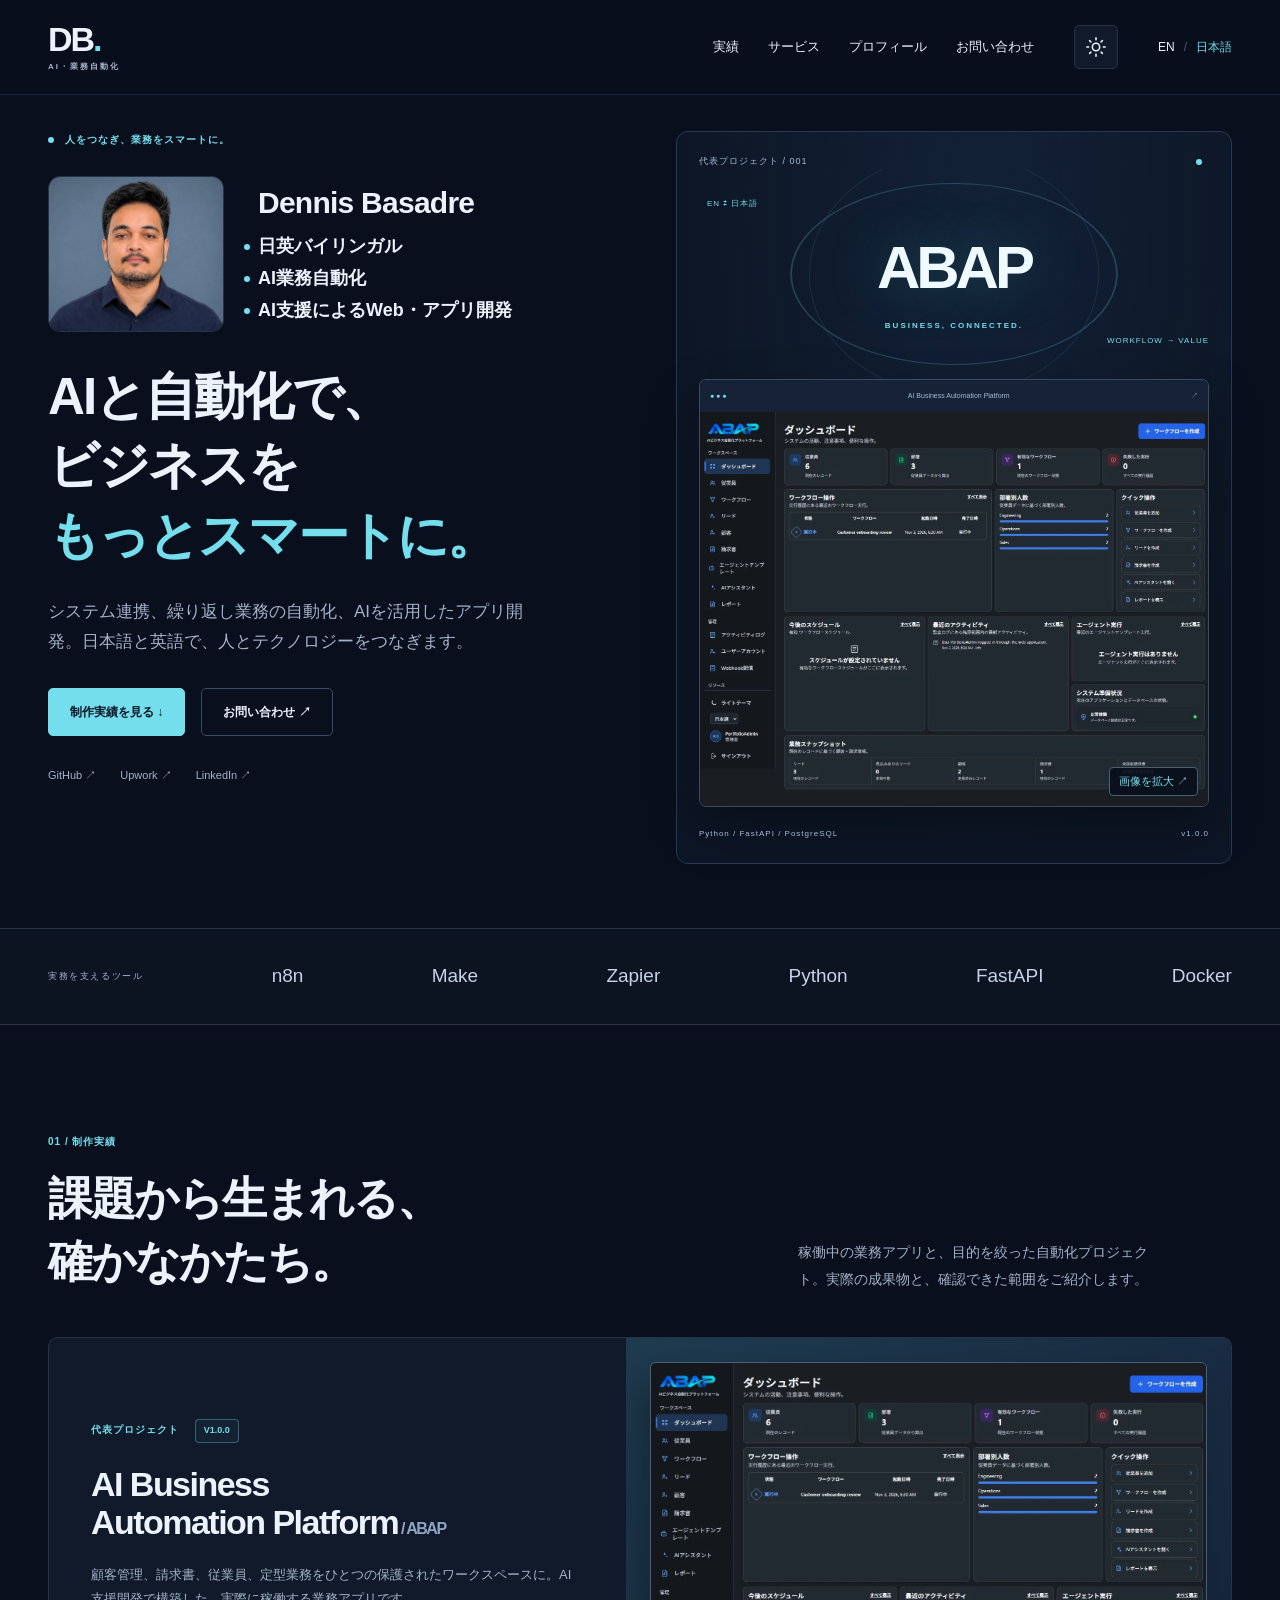
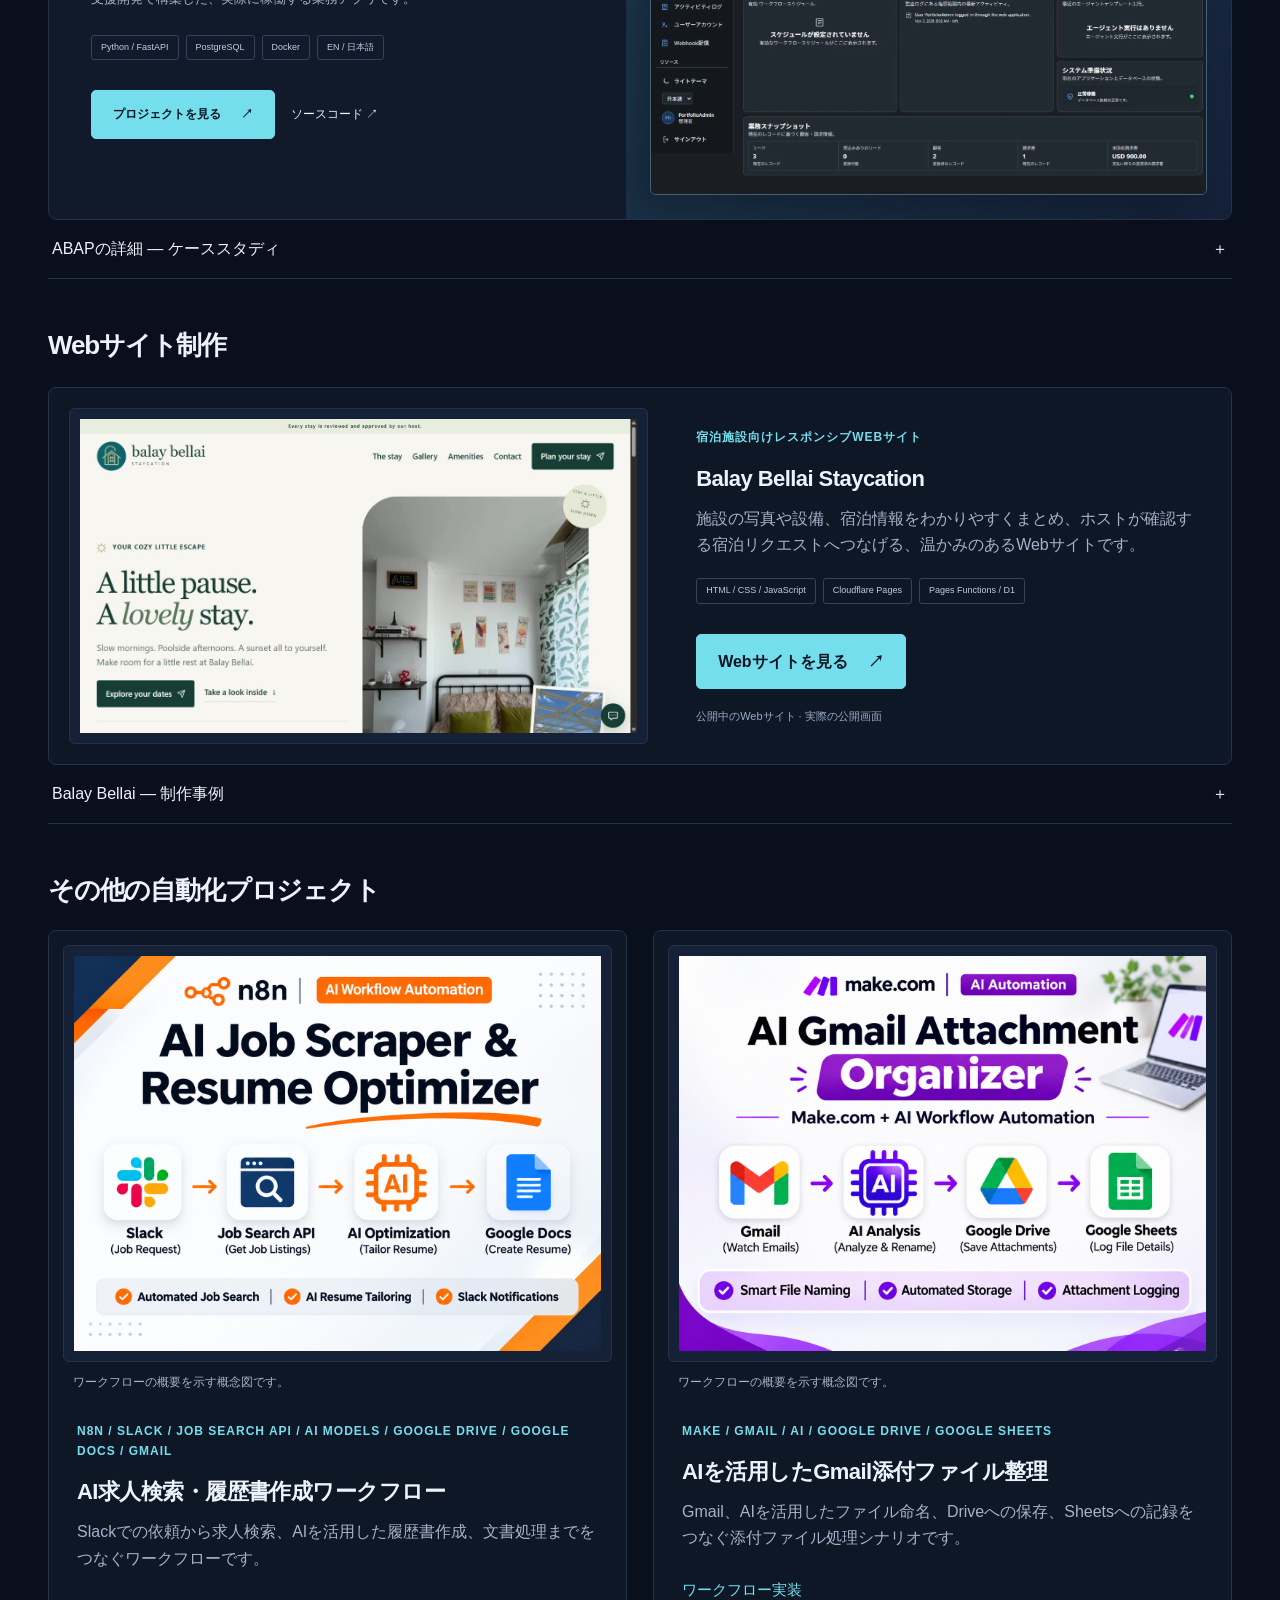
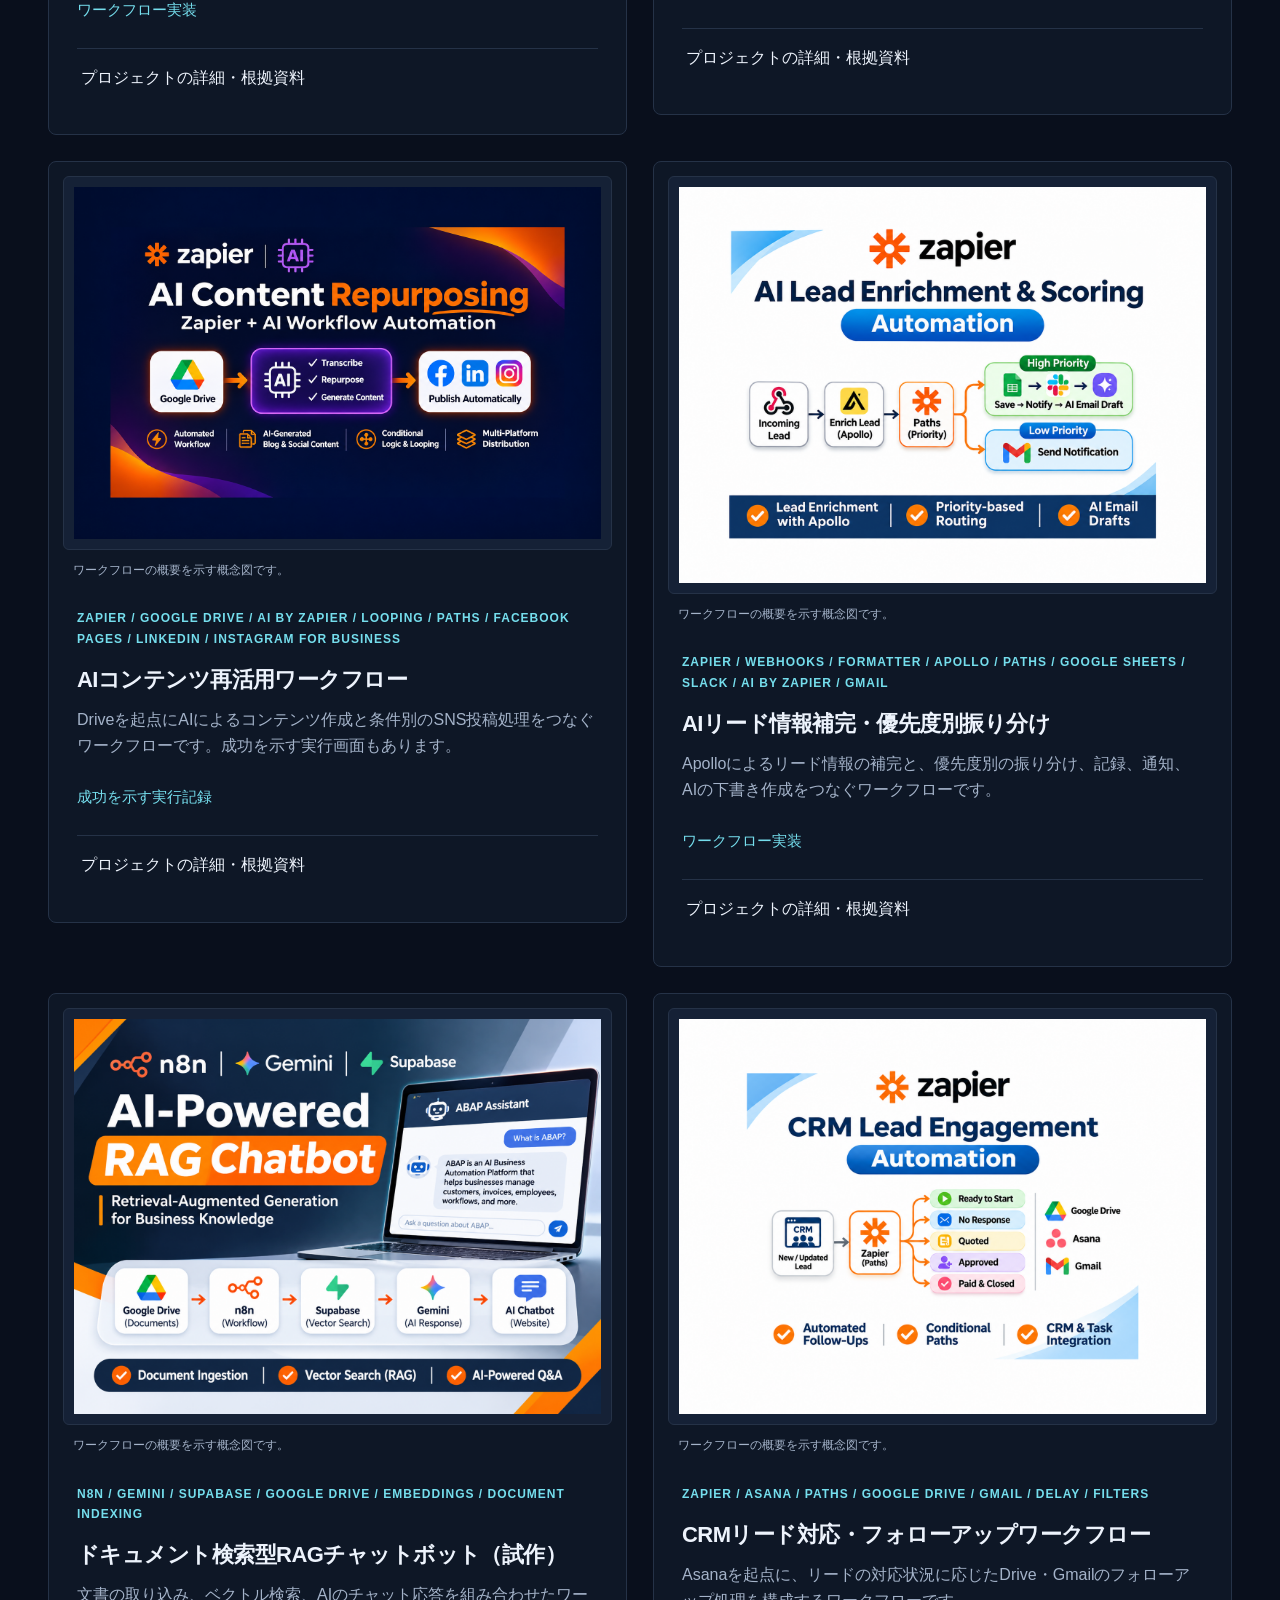
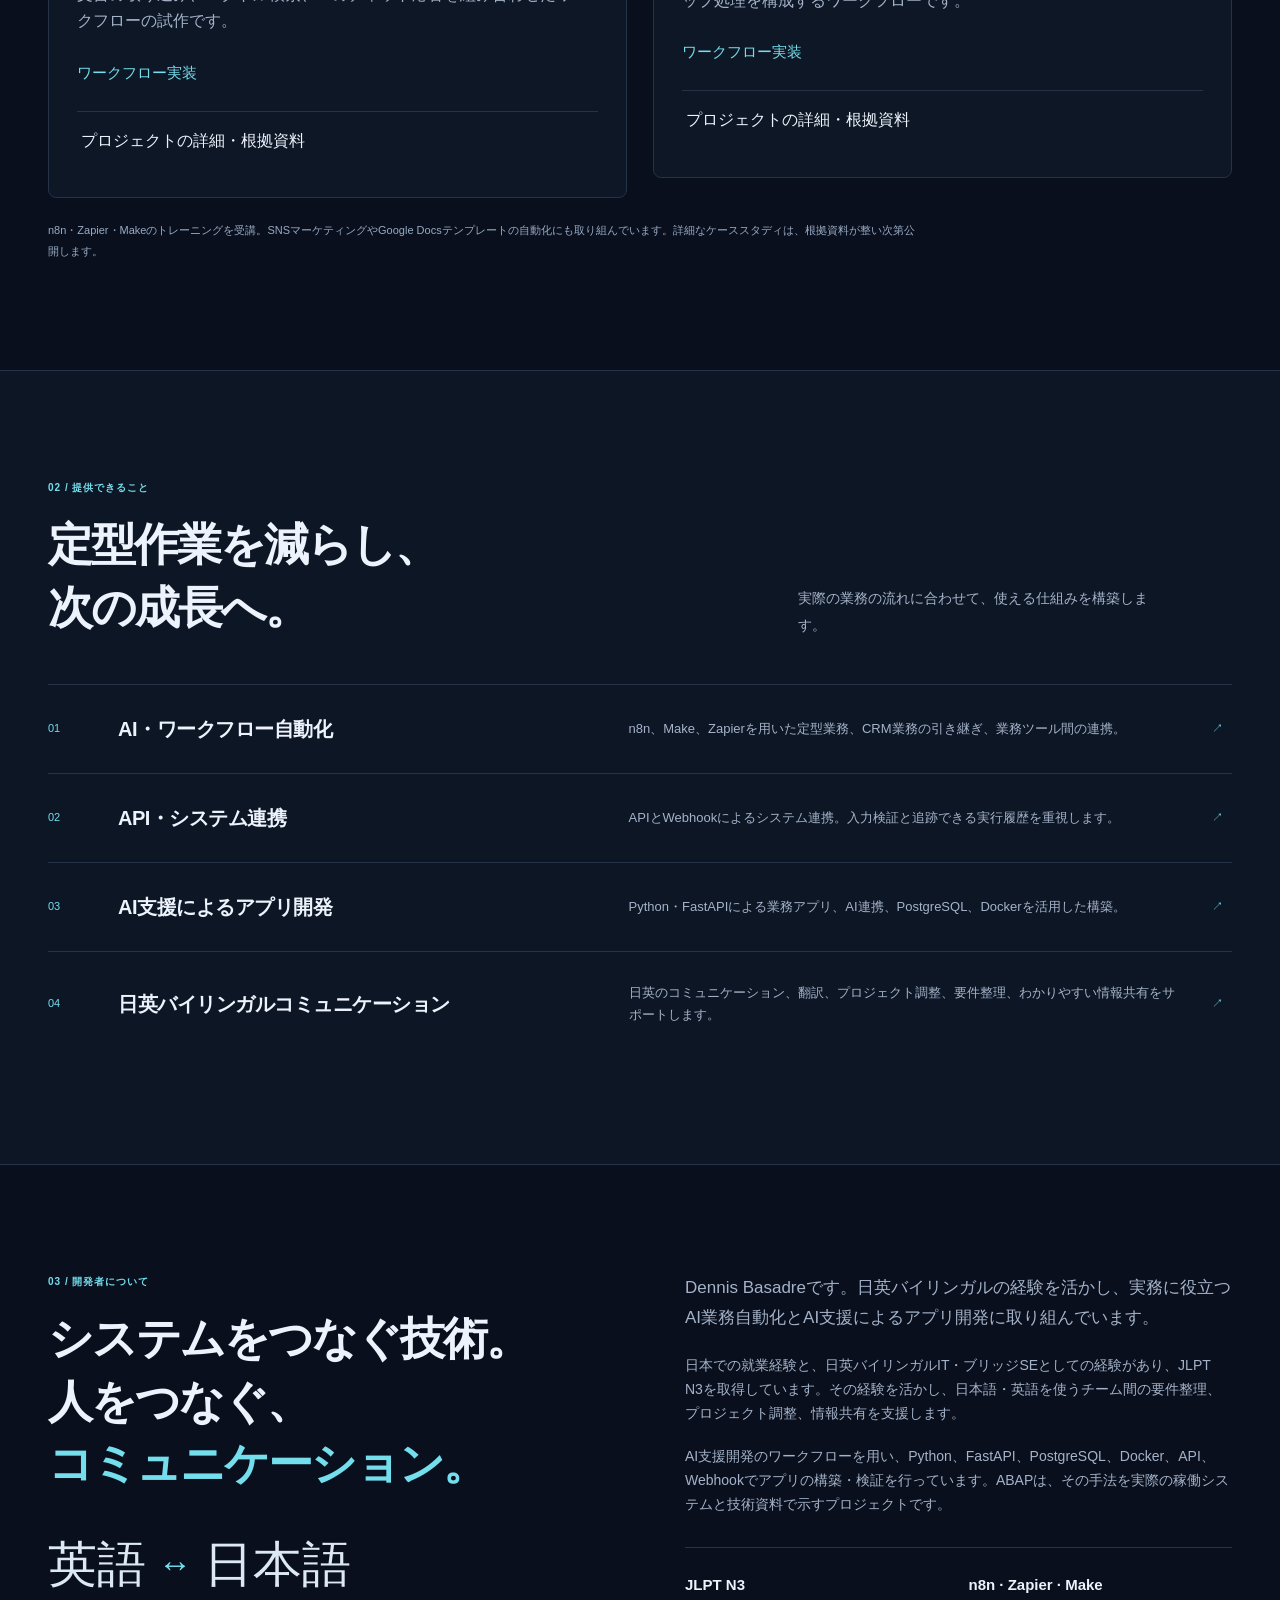
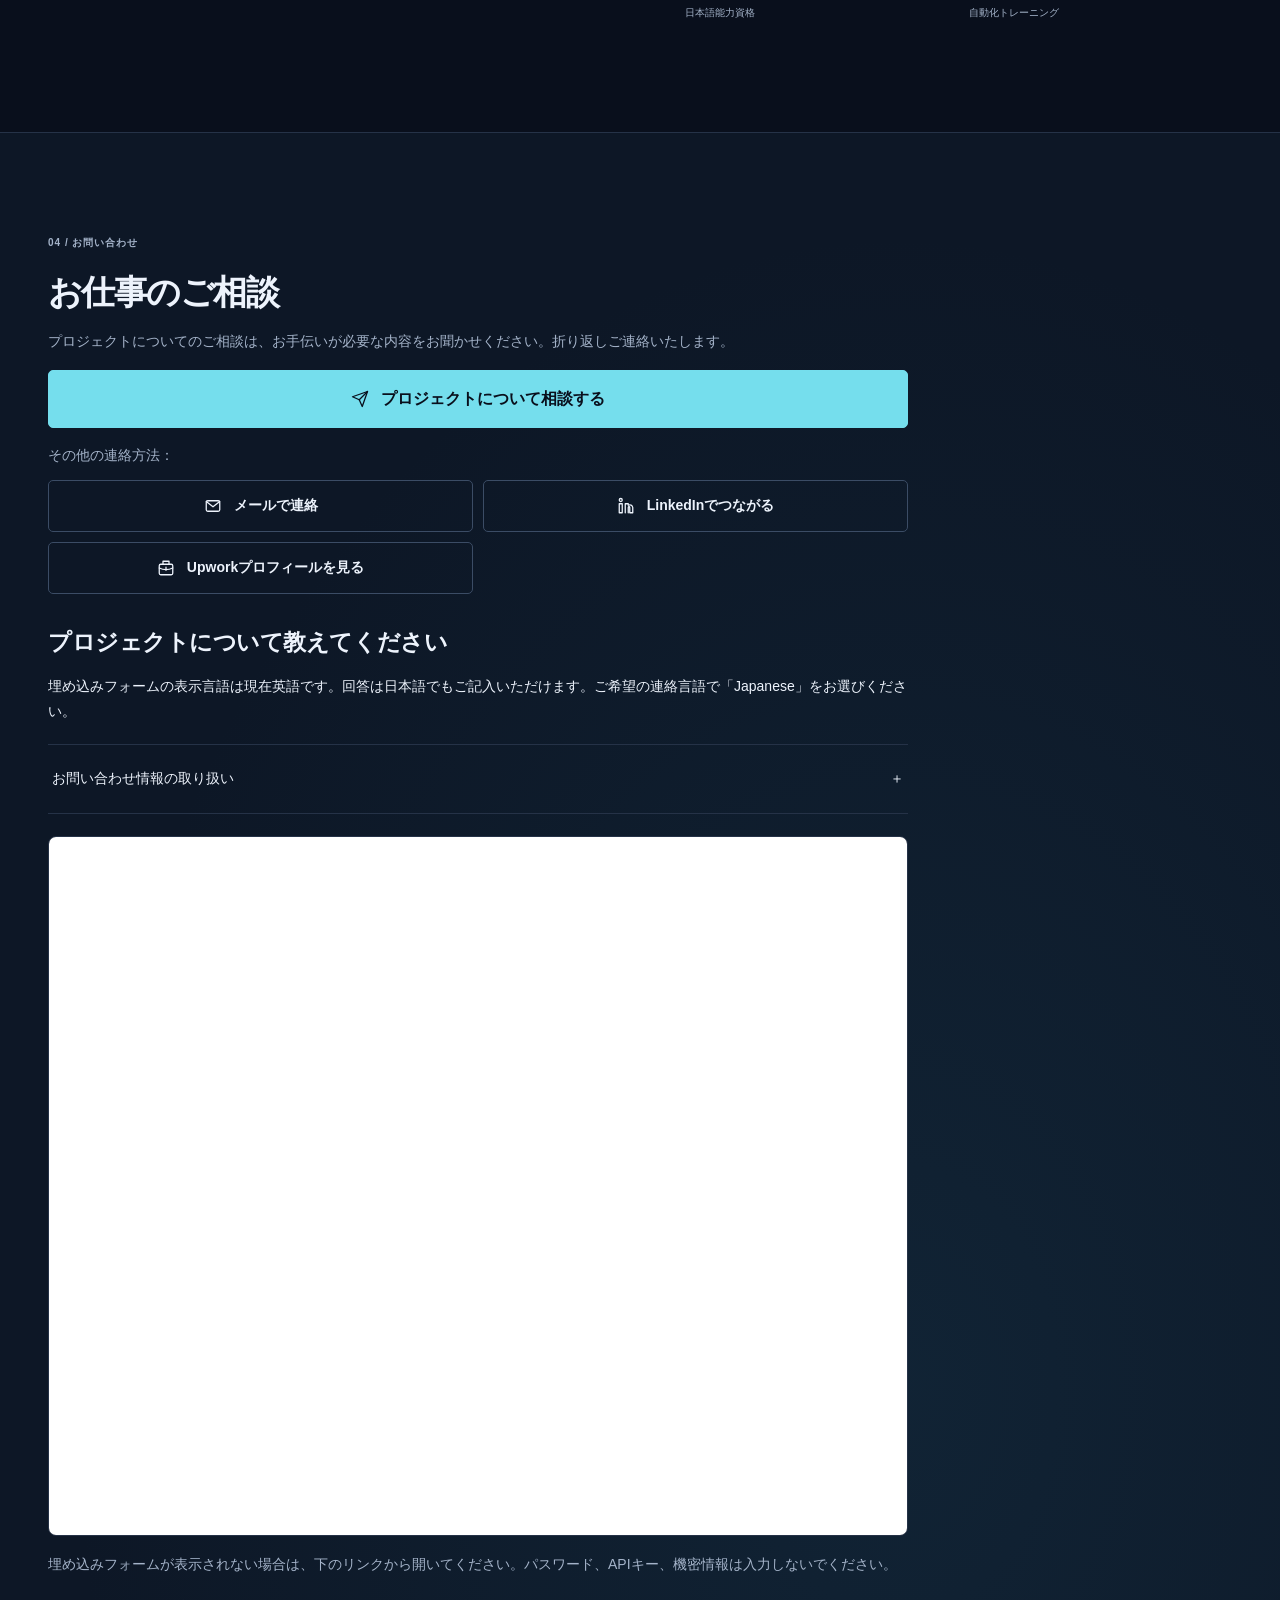
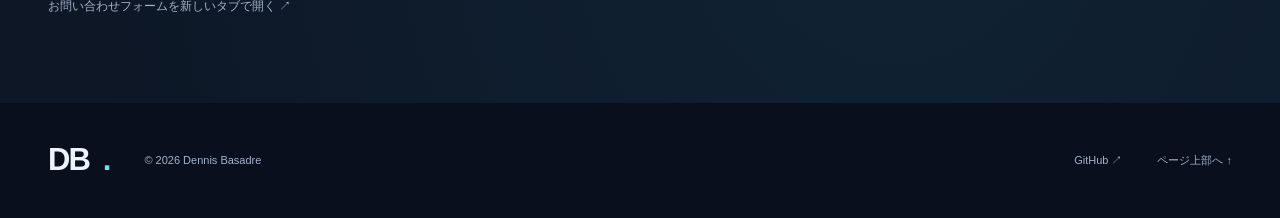
<file: ja/index.html>
<!doctype html><html lang="ja"><head><meta charset="utf-8"><meta name="viewport" content="width=device-width,initial-scale=1"><title>Dennis Basadre｜日英バイリンガル・AI業務自動化</title><meta name="description" content="日英バイリンガルの経験を活かし、AIアプリ、業務自動化、システム連携を構築。ABAPと自動化プロジェクトをご紹介します。"><meta name="theme-color" content="#090f1c"><link rel="canonical" href="https://dennisbasadre.com/ja/"><link rel="alternate" hreflang="en" href="https://dennisbasadre.com/"><link rel="alternate" hreflang="ja" href="https://dennisbasadre.com/ja/"><link rel="alternate" hreflang="x-default" href="https://dennisbasadre.com/"><meta property="og:title" content="Dennis Basadre｜日英バイリンガル・AI業務自動化"><meta property="og:description" content="日英バイリンガルの経験を活かし、AIアプリ、業務自動化、システム連携を構築。ABAPと自動化プロジェクトをご紹介します。"><meta property="og:type" content="website"><meta property="og:url" content="https://dennisbasadre.com/ja/"><meta property="og:locale" content="ja_JP"><meta property="og:image" content="https://dennisbasadre.com/assets/social.png"><meta name="twitter:card" content="summary_large_image"><link rel="icon" href="../favicon.svg"><script src="../theme-init.c12ee86c482d.js"></script><link rel="stylesheet" href="../styles.9c06ad44ca69.css"><link rel="stylesheet" href="../contact-layout.css"><script src="../automation-gallery.cc1d3f5aa731.js" defer></script><script src="../script.309447084f2a.js" defer></script></head><body>
<a class="skip" href="#main">本文へ移動</a><header><div class="shell nav"><a class="brand" href="#top" aria-label="Dennis Basadre — ホーム"><b>DB<span>.</span></b><small>AI・業務自動化</small></a><button class="menu" aria-expanded="false" aria-controls="navigation">メニュー ☰</button><nav id="navigation" aria-label="メインナビゲーション"><a href="#work">実績</a><a href="#services">サービス</a><a href="#about">プロフィール</a><a href="#contact">お問い合わせ</a></nav><button class="theme-toggle" type="button" aria-label="ライトモード" aria-pressed="false" hidden><svg class="theme-sun" viewBox="0 0 24 24" fill="none" stroke="currentColor" stroke-width="1.7" stroke-linecap="round" aria-hidden="true" focusable="false"><circle cx="12" cy="12" r="4"/><path d="M12 2v2m0 16v2M2 12h2m16 0h2M5 5l1.5 1.5m11 11L19 19M5 19l1.5-1.5m11-11L19 5"/></svg><svg class="theme-moon" viewBox="0 0 24 24" fill="none" stroke="currentColor" stroke-width="1.7" stroke-linecap="round" stroke-linejoin="round" aria-hidden="true" focusable="false"><path d="M20.5 14.5A9 9 0 0 1 9.5 3.5a9 9 0 1 0 11 11Z"/></svg></button><div class="language" aria-label="Language"><a lang="en" data-language="en"  href="../">EN</a><span>/</span><a lang="ja" data-language="ja" aria-current="page" href="./">日本語</a></div></div></header>
<main id="main"><section class="hero shell" id="top"><div class="hero-copy"><p class="eyebrow"><span class="dot"></span> 人をつなぎ、業務をスマートに。</p><div class="hero-profile"><img class="profile-photo" src="../assets/dennis-portrait.c31bb379e9b0.png" width="707" height="627" alt="Dennis Basadreのポートレート" decoding="async"><div><p class="profile-name">Dennis Basadre</p><p class="identity"><span class="role-item"><span class="role-dot" aria-hidden="true"></span><span>日英バイリンガル</span></span> <span class="role-item"><span class="role-dot" aria-hidden="true"></span><span>AI業務自動化</span></span> <span class="role-item"><span class="role-dot" aria-hidden="true"></span><span>AI支援によるWeb・アプリ開発</span></span></p></div></div><h1>AIと自動化で、<br>ビジネスを<br><em>もっとスマートに。</em></h1><p class="lede">システム連携、繰り返し業務の自動化、AIを活用したアプリ開発。日本語と英語で、人とテクノロジーをつなぎます。</p><div class="actions"><a class="button primary" href="#work">制作実績を見る ↓</a><a class="button quiet" href="#contact">お問い合わせ ↗</a></div><div class="social"><a class="" href="https://github.com/Denxell17" target="_blank" rel="noopener noreferrer">GitHub <span aria-hidden="true">↗</span></a><a class="" href="https://www.upwork.com/freelancers/~018e55b8cb4f803cf1" target="_blank" rel="noopener noreferrer">Upwork <span aria-hidden="true">↗</span></a><a class="" href="https://www.linkedin.com/in/dennis-bernard-basadre-949508235" target="_blank" rel="noopener noreferrer">LinkedIn <span aria-hidden="true">↗</span></a></div></div>
<div class="hero-art"><div class="art-label"><span>代表プロジェクト / 001</span><span class="dot"></span></div><div class="orbit" aria-hidden="true"><span class="orbit-tag">EN ⇄ 日本語</span><span class="orbit-tag second">WORKFLOW → VALUE</span><div class="core">ABAP<span>BUSINESS, CONNECTED.</span></div></div><div class="hero-screen"><div class="window-bar"><span>● ● ●</span><span>AI Business Automation Platform</span><span>↗</span></div><a class="hero-enlarge" href="../assets/abap-dashboard-current-ja.webp" data-image-viewer aria-label="ABAPダッシュボード画像を拡大"><img src="../assets/abap-dashboard-current-ja.webp" width="1424" height="1105" alt="架空のデモデータを表示したABAPの日本語ダッシュボード" fetchpriority="high"><span class="enlarge-hint" aria-hidden="true">画像を拡大 ↗</span></a></div><div class="art-bottom"><span>Python / FastAPI / PostgreSQL</span><span>v1.0.0</span></div></div></section>
<div class="stack-strip"><div class="shell"><span>実務を支えるツール</span><strong>n8n</strong><strong>Make</strong><strong>Zapier</strong><strong>Python</strong><strong>FastAPI</strong><strong>Docker</strong></div></div>
<section class="section shell" id="work"><div class="section-head"><div><p class="eyebrow">01 / 制作実績</p><h2>課題から生まれる、<br>確かなかたち。</h2></div><p>稼働中の業務アプリと、目的を絞った自動化プロジェクト。実際の成果物と、確認できた範囲をご紹介します。</p></div>
<article class="flagship" id="abap"><div class="flagship-copy"><p class="eyebrow">代表プロジェクト <span class="badge">v1.0.0</span></p><h3>AI Business<br>Automation Platform<span class="muted"> / ABAP</span></h3><p>顧客管理、請求書、従業員、定型業務をひとつの保護されたワークスペースに。AI支援開発で構築した、実際に稼働する業務アプリです。</p><div class="tags"><span>Python / FastAPI</span><span>PostgreSQL</span><span>Docker</span><span>EN / 日本語</span></div><div class="actions"><a class="button primary" href="https://abap.dennisbasadre.com/" target="_blank" rel="noopener noreferrer">プロジェクトを見る <span aria-hidden="true">↗</span></a><a class="text-link" href="https://github.com/Denxell17/AI-Business-Automation-Platform" target="_blank" rel="noopener noreferrer">ソースコード <span aria-hidden="true">↗</span></a></div></div><a class="product-shot" href="../assets/abap-dashboard-current-ja.webp"><img loading="lazy" src="../assets/abap-dashboard-current-ja.webp" width="1424" height="1105" alt="ABAPの日本語ダッシュボードを拡大表示"></a></article>
<details class="case-study"><summary>ABAPの詳細 — ケーススタディ <span>＋</span></summary><div class="case-content"><div class="three-col"><div><h4>課題</h4><p>業務データや定型作業が複数のツールに分散し、管理が複雑になります。</p></div><div><h4>取り組み</h4><p>CRM、従業員管理、請求書、保護文書、ワークフローのスケジュールと実行履歴を、認証付きアプリに統合。</p></div><div><h4>確認できたこと・範囲</h4><p>稼働中のアプリを、架空データのデモ画面、分離環境での署名付きn8n連携テスト、バックアップ・復旧の検証記録とともに紹介しています。商用顧客の成果ではなく、アプリの機能と検証内容を示す事例です。</p></div></div><h4>担当したこと</h4><p>AI支援による開発を活用し、業務要件の整理からアプリの機能実装、ワークフロー連携までを一つのプロジェクトとして構築しました。アプリの設定・テスト、架空データによるデモの準備に加え、デプロイ手順、署名付きn8n連携のテスト、バックアップ・復旧手順を文書化しました。</p><div class="architecture" aria-label="ABAPの構成"><span>認証済みブラウザ</span><b>→</b><span>FastAPI + 業務サービス</span><b>→</b><span>PostgreSQL</span><span>バックグラウンド処理</span><b>→</b><span>署名付きWebhook</span><b>→</b><span>n8n</span></div><p class="note">構成の概要であり、本番環境でのn8n接続の有効化を示すものではありません。Advanced AI Assistantはモデル選択と安全な架空データのデモに対応。無制限の自由会話、実業務データへのアクセス、AIによる業務操作の開始には対応していません。</p><p>運用基盤：HTTPS、アクセス制御、監視、暗号化バックアップ、検証済みの復旧手順。</p><div class="gallery"><figure class="assistant-shot"><a href="../assets/abap-ai-assistant-demo.78669ae2c72f.webp" data-image-viewer><img loading="lazy" decoding="async" src="../assets/abap-ai-assistant-demo.78669ae2c72f.webp" width="1585" height="991" alt="モデル・言語の選択欄と、公開情報を用いた応答例を表示したABAP Advanced AI Assistant"></a><figcaption>Advanced AI Assistant／公開情報を用いた応答例。アカウント表示名はDemo Portfolioに置き換えています。生成された文章は例示であり、内容を独立に検証した証拠ではありません。</figcaption></figure><figure><a href="../assets/abap-crm-current-en.webp"><img loading="lazy" src="../assets/abap-crm-current-en.webp" width="1440" height="1000" alt="CRMのリード管理／連絡先・会社情報の検索欄と対応状況を、架空データで紹介。"></a><figcaption>CRMのリード管理／連絡先・会社情報の検索欄と対応状況を、架空データで紹介。</figcaption></figure><figure><a href="../assets/abap-invoice-current-en.webp"><img loading="lazy" src="../assets/abap-invoice-current-en.webp" width="1424" height="1512" alt="請求書の詳細／顧客、支払期限、明細、ステータス操作、保護文書へのリンクを、架空の金額で紹介。"></a><figcaption>請求書の詳細／顧客、支払期限、明細、ステータス操作、保護文書へのリンクを、架空の金額で紹介。</figcaption></figure><figure><a href="../assets/abap-workflow-current-en.webp"><img loading="lazy" src="../assets/abap-workflow-current-en.webp" width="1424" height="1710" alt="ワークフロー管理／順序付きタスクと、開始済みの手動デモ実行を表示。撮影時のn8n送信は無効。"></a><figcaption>ワークフロー管理／順序付きタスクと、開始済みの手動デモ実行を表示。撮影時のn8n送信は無効。</figcaption></figure><figure><a href="../assets/abap-dashboard-current-ja.webp"><img loading="lazy" src="../assets/abap-dashboard-current-ja.webp" width="1424" height="1105" alt="日本語ダッシュボード／ナビゲーション、活動の概要、クイック操作を日本語で表示。架空の業務データは英語。"></a><figcaption>日本語ダッシュボード／ナビゲーション、活動の概要、クイック操作を日本語で表示。架空の業務データは英語。</figcaption></figure><figure><a href="../assets/abap-dashboard-light-summary-en.jpg" data-image-viewer><img loading="lazy" decoding="async" src="../assets/abap-dashboard-light-summary-en.jpg" width="1424" height="1105" alt="分離した架空データのデモ環境で、架空のPortfolioAdminアカウントと各パネルを表示したABAPのライトテーマダッシュボード"></a><figcaption>ライトテーマ／架空データと架空のPortfolioAdminアカウントを使った分離環境のデモ。1440 × 1000のブラウザ表示領域で撮影。</figcaption></figure><figure><a href="../assets/abap-dashboard-mobile-en.webp" data-image-viewer><img loading="lazy" decoding="async" src="../assets/abap-dashboard-mobile-en.webp" width="375" height="2567" alt="英語のABAPダッシュボードを狭いブラウザ表示幅で開き、概要カードとクイック操作を縦に配置した画面"></a><figcaption>モバイル表示／概要カードとクイック操作を縦に配置。390 × 844のブラウザ表示領域で、架空データを使用して撮影。選択すると拡大表示できます。</figcaption></figure></div><p class="note">基本機能は2026年11月3日に、分離したローカル環境の架空データで撮影しました。AI Assistantは11月5日に撮影した公開情報を用いた応答例で、生成文は例示です。ライトテーマのダッシュボードは11月6日に、既存の分離したデモ環境で、架空データと架空のPortfolioAdminアカウントを使用して撮影しました。画像を選択すると拡大表示できます。</p></div></details><section class="web-projects" aria-labelledby="web-projects-title"><h3 class="automation-heading" id="web-projects-title">Webサイト制作</h3><article class="project web-project" id="balay-bellai"><a href="../assets/balay-bellai-desktop.jpg" data-image-viewer><img src="../assets/balay-bellai-desktop.jpg" width="1265" height="712" alt="温かみのあるオフホワイトの配色と実際の施設写真を使用したBalay BellaiのPC向け公開トップページ" loading="lazy" decoding="async"></a><div class="project-body"><p class="eyebrow">宿泊施設向けレスポンシブWebサイト</p><h4>Balay Bellai Staycation</h4><p>施設の写真や設備、宿泊情報をわかりやすくまとめ、ホストが確認する宿泊リクエストへつなげる、温かみのあるWebサイトです。</p><div class="tags"><span>HTML / CSS / JavaScript</span><span>Cloudflare Pages</span><span>Pages Functions / D1</span></div><div class="actions"><a class="button primary" href="https://balay-bellai.pages.dev/" target="_blank" rel="noopener noreferrer">Webサイトを見る <span aria-hidden="true">↗</span></a></div><p class="note">公開中のWebサイト · 実際の公開画面</p></div></article><details class="case-study web-case-study"><summary>Balay Bellai — 制作事例 <span aria-hidden="true">＋</span></summary><div class="case-content"><h4>目的</h4><p>宿泊を検討する方が施設の雰囲気や条件を確認し、日程を選んでリクエストできる導線を用意しました。予約の最終判断はホストが行う設計です。</p><h4>担当したこと</h4><p>AI支援を活用して、ページ構成、実際の施設写真の整理、公開ページと宿泊リクエスト画面の実装、画面サイズに応じた表示の確認に取り組みました。</p><h4>公開サイトの機能</h4><p>PC・スマートフォンに対応したレイアウト、18枚の施設写真を分類した拡大表示対応ギャラリー、設備・宿泊ポリシーの案内、日程選択カレンダーとリクエストフォーム、Facebookへの連絡リンクを備えています。リクエストだけでは予約は確定せず、最終確定にはオーナーの承認と全額入金の確認が必要であることを明記しています。</p><h4>使用技術・実装</h4><p>HTML・CSS・JavaScriptとCloudflare Pagesを使用し、予約リクエストの実装にはCloudflare Pages FunctionsとD1を利用しています。掲載画像は公開サイトの画面であり、非公開のオーナー管理画面ではありません。</p><h4>期待される業務上の効果</h4><p>小規模な宿泊施設のホストにとって、施設情報・写真・ポリシー・リクエスト内容を一か所にまとめることで、同じ問い合わせへの対応を減らし、ゲストとの連絡を整理しやすくすることを目指しています。時間削減、予約率、売上について測定済みの成果を示すものではありません。</p><h4>確認できたこと・範囲</h4><p>2026年11月21日に公開サイトからPC・スマートフォン表示を実際に撮影しました。予約リクエストを送信せずに、公開情報、ギャラリー、リクエスト画面を確認しています。画像は公開サイトの利用体験を示すもので、予約完了、決済処理、Messenger AIの一般公開運用を証明するものではありません。</p><div class="gallery web-evidence"><figure><a href="../assets/balay-bellai-desktop.jpg" data-image-viewer><img src="../assets/balay-bellai-desktop.jpg" width="1265" height="712" alt="温かみのあるオフホワイトの配色と実際の施設写真を使用したBalay BellaiのPC向け公開トップページ" loading="lazy" decoding="async"></a><figcaption>PC表示 / 施設写真と日程確認へのリンクを備えた公開トップページ。選択すると拡大できます。</figcaption></figure><figure><a href="../assets/balay-bellai-mobile.jpg" data-image-viewer><img src="../assets/balay-bellai-mobile.jpg" width="375" height="811" alt="ナビゲーション、施設写真、紹介文をスマートフォン向けに配置したBalay Bellaiの公開トップページ" loading="lazy" decoding="async"></a><figcaption>スマートフォン表示 / 同じトップページを狭い画面に合わせて配置。選択すると拡大できます。</figcaption></figure></div></div></details></section>
<h3 class="automation-heading" id="automation-projects-title">その他の自動化プロジェクト</h3><!-- automation-gallery:start --><div class="project-grid" role="group" aria-labelledby="automation-projects-title" data-automation-gallery data-asset-prefix="../"><article class="project" id="automation-job-search-resume"><a href="../assets/automation/job-search-resume/overview-v1.webp" data-image-viewer><img src="../assets/automation/job-search-resume/overview-v1.webp" alt="概念図：AI求人検索・履歴書作成ワークフロー" width="1448" height="1086" loading="lazy" decoding="async"></a><p class="thumbnail-caption">ワークフローの概要を示す概念図です。</p><div class="project-body"><p class="eyebrow">n8n / Slack / Job Search API / AI models / Google Drive / Google Docs / Gmail</p><h4>AI求人検索・履歴書作成ワークフロー</h4><p>Slackでの依頼から求人検索、AIを活用した履歴書作成、文書処理までをつなぐワークフローです。</p><p class="project-evidence-status">ワークフロー実装</p><details><summary>プロジェクトの詳細・根拠資料</summary><div class="automation-detail"><h5>課題</h5><p>求人情報の検索や履歴書の調整には、繰り返しの確認、文書の更新、通知が発生します。</p><h5>取り組み</h5><p>Slackでの依頼から求人取得、AIを活用した履歴書作成、文書更新、Gmailの下書き作成、Slack通知までを一つのワークフローにまとめた構成です。</p><h5>ワークフロー</h5><p>Slackの依頼 → 検索条件の確認 → 求人API → 結果の処理 → AIによる履歴書作成 → Drive・Docs → Gmailの下書き・Slack通知。</p><h5>期待される業務上の効果</h5><p class="expected-outcomes-note">設計上期待される効果であり、測定済みの成果ではありません。</p><p>求職者、キャリア支援担当、採用事務担当向けに、求人情報の繰り返し確認、履歴書の文書準備、状況連絡の手間を減らすことを目指した設計です。依頼、文書処理、下書き、通知をつなぐことで、事務作業の時間を抑え、応募資料やフォローアップ情報を一貫して整理できる可能性があります。</p><h5>確認できたこと・範囲</h5><p>n8nのエディターで、求人検索、AIを活用した履歴書作成、文書処理、通知をつなぐ構成を紹介しています。確認できる範囲はワークフロー設計で、文書の生成結果や通知の到達は対象外です。</p><div class="automation-evidence"><figure><a href="../assets/automation/job-search-resume/workflow-editor-v1.webp" data-image-viewer><img src="../assets/automation/job-search-resume/workflow-editor-v1.webp" alt="求人検索、履歴書作成、文書処理、通知の各ステップを示すn8n画面" width="1917" height="869" loading="lazy" decoding="async"></a><figcaption>ワークフロー画面 — n8nワークフロー画面：求人検索、履歴書作成、文書処理、通知のつながり。</figcaption></figure></div></div></details></div></article><article class="project" id="automation-gmail-attachment-organizer"><a href="../assets/automation/gmail-attachment-organizer/overview-v1.webp" data-image-viewer><img src="../assets/automation/gmail-attachment-organizer/overview-v1.webp" alt="概念図：AIを活用したGmail添付ファイル整理" width="1448" height="1086" loading="lazy" decoding="async"></a><p class="thumbnail-caption">ワークフローの概要を示す概念図です。</p><div class="project-body"><p class="eyebrow">Make / Gmail / AI / Google Drive / Google Sheets</p><h4>AIを活用したGmail添付ファイル整理</h4><p>Gmail、AIを活用したファイル命名、Driveへの保存、Sheetsへの記録をつなぐ添付ファイル処理シナリオです。</p><p class="project-evidence-status">ワークフロー実装</p><details><summary>プロジェクトの詳細・根拠資料</summary><div class="automation-detail"><h5>課題</h5><p>メール添付ファイルの保存、命名、記録を手作業で行うと、繰り返し作業が増えます。</p><h5>取り組み</h5><p>Gmailの添付ファイルを、AIを活用した命名、Google Driveへの保存、Google Sheetsへの記録につなぎ、通知処理も組み込んだ構成です。</p><h5>ワークフロー</h5><p>メール監視 → 添付ファイルの取得 → 分析用アップロード → ファイル名生成 → Driveへの保存 → Sheetsへの記録 → メール通知。</p><h5>期待される業務上の効果</h5><p class="expected-outcomes-note">設計上期待される効果であり、測定済みの成果ではありません。</p><p>メール添付ファイルを扱う小規模事業者、業務運営・事務チーム向けに、手動ダウンロード、命名、Driveへの分類保存、Sheetsへの転記を減らすことを目指した構成です。命名ルールと追跡用の記録を統一することで、文書処理の時間や保存ミスを抑え、ファイルの検索・確認をしやすくできる可能性があります。</p><h5>確認できたこと・範囲</h5><p>Makeのエディターで、Gmailでの添付ファイル取得から命名、Driveへの保存、Sheetsへの記録までの構成と、モジュールごとの実行回数を確認できます。撮影時の定期実行は無効で、資料の対象は設定したシナリオです。保存先の出力結果を確認したものではありません。</p><div class="automation-evidence"><figure><a href="../assets/automation/gmail-attachment-organizer/scenario-editor-v1.webp" data-image-viewer><img src="../assets/automation/gmail-attachment-organizer/scenario-editor-v1.webp" alt="モジュールごとの実行回数が表示されたMakeの添付ファイル処理シナリオ" width="1820" height="707" loading="lazy" decoding="async"></a><figcaption>ワークフロー画面 — Makeシナリオ：添付ファイル処理のモジュール、実行回数、無効になっている定期実行設定。</figcaption></figure></div></div></details></div></article><article class="project" id="automation-content-repurposing"><a href="../assets/automation/content-repurposing/overview-v1.webp" data-image-viewer><img src="../assets/automation/content-repurposing/overview-v1.webp" alt="概念図：AIコンテンツ再活用ワークフロー" width="1536" height="1024" loading="lazy" decoding="async"></a><p class="thumbnail-caption">ワークフローの概要を示す概念図です。</p><div class="project-body"><p class="eyebrow">Zapier / Google Drive / AI by Zapier / Looping / Paths / Facebook Pages / LinkedIn / Instagram for Business</p><h4>AIコンテンツ再活用ワークフロー</h4><p>Driveを起点にAIによるコンテンツ作成と条件別のSNS投稿処理をつなぐワークフローです。成功を示す実行画面もあります。</p><p class="project-evidence-status">成功を示す実行記録</p><details><summary>プロジェクトの詳細・根拠資料</summary><div class="automation-detail"><h5>課題</h5><p>元のコンテンツを複数の媒体に展開するには、文字起こし、内容の調整、投稿処理を繰り返す必要があります。</p><h5>取り組み</h5><p>Driveに届いたファイルをAIによる文字起こし・コンテンツ作成につなぎ、条件に応じてSNS投稿用の分岐へ振り分ける構成です。</p><h5>ワークフロー</h5><p>Driveの新規ファイル → 条件確認 → AIによる文字起こし・コンテンツ作成 → 繰り返し処理 → 条件分岐 → Facebook・LinkedIn・Instagramの投稿処理。実行記録では一方の分岐が完了し、もう一方はスキップされています。</p><h5>期待される業務上の効果</h5><p class="expected-outcomes-note">設計上期待される効果であり、測定済みの成果ではありません。</p><p>少人数のマーケティングチームやコンテンツ制作者向けに、繰り返しのコピー、媒体別の下書き準備、投稿担当への引き継ぎを減らすことを目指した設計です。元のコンテンツを整理した処理と分岐で再利用し、調整時間を抑えて媒体間の一貫性を高められる可能性があります。編集内容の確認と投稿結果の確認は引き続き必要です。</p><h5>確認できたこと・範囲</h5><p>Zapierの画面で、ファイル取得、AIによるコンテンツ作成、条件別のSNS投稿処理を紹介しています。成功を示す実行記録では、一方の分岐が完了し、もう一方はスキップされています。実行の根拠はその分岐に限られ、公開投稿の内容や業務成果は本事例の対象外です。</p><div class="automation-evidence"><figure><a href="../assets/automation/content-repurposing/workflow-start-v1.webp" data-image-viewer><img src="../assets/automation/content-repurposing/workflow-start-v1.webp" alt="ファイル取得、条件確認、AI処理、繰り返し処理を示すZapier画面" width="1906" height="747" loading="lazy" decoding="async"></a><figcaption>ワークフロー画面 — Zapierワークフロー：ファイル取得、条件確認、AI処理、繰り返し処理の設定。</figcaption></figure><figure><a href="../assets/automation/content-repurposing/workflow-social-paths-v1.webp" data-image-viewer><img src="../assets/automation/content-repurposing/workflow-social-paths-v1.webp" alt="SNS投稿処理を設定したZapierの条件分岐" width="1907" height="747" loading="lazy" decoding="async"></a><figcaption>ワークフロー画面 — 条件分岐：Facebook Pages、LinkedIn、Instagramの処理設定。</figcaption></figure><figure><a href="../assets/automation/content-repurposing/workflow-overview-v1.webp" data-image-viewer><img src="../assets/automation/content-repurposing/workflow-overview-v1.webp" alt="コンテンツ再活用ワークフロー全体のエディター表示" width="650" height="751" loading="lazy" decoding="async"></a><figcaption>ワークフロー画面 — ワークフロー全体：前半の処理と条件別の投稿処理。</figcaption></figure><figure><a href="../assets/automation/content-repurposing/recorded-run-v1.webp" data-image-viewer><img src="../assets/automation/content-repurposing/recorded-run-v1.webp" alt="一方の分岐の成功と、もう一方のスキップを示すZapierの実行記録" width="372" height="660" loading="lazy" decoding="async"></a><figcaption>実行記録 — 成功を示す実行記録：一方の分岐が完了し、もう一方はスキップ。</figcaption></figure></div></div></details></div></article><article class="project" id="automation-lead-enrichment"><a href="../assets/automation/lead-enrichment/overview-v1.webp" data-image-viewer><img src="../assets/automation/lead-enrichment/overview-v1.webp" alt="概念図：AIリード情報補完・優先度別振り分け" width="1448" height="1086" loading="lazy" decoding="async"></a><p class="thumbnail-caption">ワークフローの概要を示す概念図です。</p><div class="project-body"><p class="eyebrow">Zapier / Webhooks / Formatter / Apollo / Paths / Google Sheets / Slack / AI by Zapier / Gmail</p><h4>AIリード情報補完・優先度別振り分け</h4><p>Apolloによるリード情報の補完と、優先度別の振り分け、記録、通知、AIの下書き作成をつなぐワークフローです。</p><p class="project-evidence-status">ワークフロー実装</p><details><summary>プロジェクトの詳細・根拠資料</summary><div class="automation-detail"><h5>課題</h5><p>新規リードへの対応を整理するには、関連情報の補完と、次の対応先への振り分けが必要です。</p><h5>取り組み</h5><p>受信したリード情報にApolloで関連情報を補完し、優先度別の分岐で記録、通知、AIを活用した下書き作成へつなぐ構成です。</p><h5>ワークフロー</h5><p>リード受信 → 企業URLの整形 → 情報補完 → 優先度別の分岐 → 設定した記録・通知・下書き作成。</p><h5>期待される業務上の効果</h5><p class="expected-outcomes-note">設計上期待される効果であり、測定済みの成果ではありません。</p><p>営業企画・営業支援や少人数の事業開発チーム向けに、リード情報の手動検索、重複入力、優先度別の仕分け、連絡文の下書き準備を減らすことを目指した設計です。情報補完と振り分けを整理し、調査時間を抑え、引き継ぎや記録の一貫性を改善できる可能性があります。取得情報やAIの下書きは確認が必要です。</p><h5>確認できたこと・範囲</h5><p>Zapierのエディターで、Apolloによる情報補完、優先度別の分岐、記録・通知・AIによる下書き作成の構成と、使用中バージョンの表示を確認できます。資料の対象はワークフロー設定で、数値によるスコアリング、補完情報の精度、処理後の出力結果は対象外です。</p><div class="automation-evidence"><figure><a href="../assets/automation/lead-enrichment/workflow-editor-v1.webp" data-image-viewer><img src="../assets/automation/lead-enrichment/workflow-editor-v1.webp" alt="リード情報補完と優先度別の振り分けを示すZapierワークフロー" width="1917" height="757" loading="lazy" decoding="async"></a><figcaption>ワークフロー画面 — Zapierワークフロー画面：Apolloによる情報補完と優先度別の振り分け。</figcaption></figure></div></div></details></div></article><article class="project" id="automation-rag-chatbot-prototype"><a href="../assets/automation/rag-chatbot-prototype/overview-v1.webp" data-image-viewer><img src="../assets/automation/rag-chatbot-prototype/overview-v1.webp" alt="概念図：ドキュメント検索型RAGチャットボット（試作）" width="1448" height="1086" loading="lazy" decoding="async"></a><p class="thumbnail-caption">ワークフローの概要を示す概念図です。</p><div class="project-body"><p class="eyebrow">n8n / Gemini / Supabase / Google Drive / Embeddings / Document indexing</p><h4>ドキュメント検索型RAGチャットボット（試作）</h4><p>文書の取り込み、ベクトル検索、AIのチャット応答を組み合わせたワークフローの試作です。</p><p class="project-evidence-status">ワークフロー実装</p><details><summary>プロジェクトの詳細・根拠資料</summary><div class="automation-detail"><h5>課題</h5><p>文書を利用するアシスタントには、資料を索引化し、応答に関連する箇所を検索する仕組みが必要です。</p><h5>取り組み</h5><p>n8n上で、Driveからの文書取り込み・索引作成、Supabaseによる検索、Geminiを用いたチャット応答の流れを組み立てた試作です。</p><h5>ワークフロー</h5><p>文書の新規作成・更新・アーカイブ → 読み込み・索引管理。チャット受信 → 検索ツールとGeminiモデル → 応答処理。</p><h5>期待される業務上の効果</h5><p class="expected-outcomes-note">設計上期待される効果であり、測定済みの成果ではありません。</p><p>社内ナレッジ管理やサポートチーム向けに、繰り返しの文書検索や回答準備の手間を減らせるかを検討する試作です。索引管理と検索の仕組みを整理し、関連資料を見つけやすくして、回答の一貫性を支援できる可能性があります。実運用の前には、回答精度、資料の網羅性、アクセス制御の評価が必要です。</p><h5>確認できたこと・範囲</h5><p>n8nの試作画面で、文書の取り込み・索引管理、Supabaseによる検索、Geminiを用いた応答の構成を紹介しています。稼働中のABAP AI Assistantとは別の試作です。資料の対象は構成設計で、索引作成の完了、チャット回答の評価、実業務データへのアクセスを示すものではありません。</p><div class="automation-evidence"><figure><a href="../assets/automation/rag-chatbot-prototype/workflow-editor-v1.webp" data-image-viewer><img src="../assets/automation/rag-chatbot-prototype/workflow-editor-v1.webp" alt="文書の索引作成と検索を活用したチャット処理を示すn8nの試作画面" width="1907" height="780" loading="lazy" decoding="async"></a><figcaption>ワークフロー画面 — n8n試作画面：文書の索引管理と検索を組み合わせたチャット応答の構成。</figcaption></figure><figure><a href="../assets/automation/rag-chatbot-prototype/workflow-overview-v1.webp" data-image-viewer><img src="../assets/automation/rag-chatbot-prototype/workflow-overview-v1.webp" alt="RAG試作ワークフローの概要表示" width="780" height="661" loading="lazy" decoding="async"></a><figcaption>ワークフロー画面 — 試作の全体像：文書処理とチャット応答の構成を別の表示で紹介。</figcaption></figure></div></div></details></div></article><article class="project" id="automation-crm-follow-up"><a href="../assets/automation/crm-follow-up/overview-v1.webp" data-image-viewer><img src="../assets/automation/crm-follow-up/overview-v1.webp" alt="概念図：CRMリード対応・フォローアップワークフロー" width="1448" height="1086" loading="lazy" decoding="async"></a><p class="thumbnail-caption">ワークフローの概要を示す概念図です。</p><div class="project-body"><p class="eyebrow">Zapier / Asana / Paths / Google Drive / Gmail / Delay / Filters</p><h4>CRMリード対応・フォローアップワークフロー</h4><p>Asanaを起点に、リードの対応状況に応じたDrive・Gmailのフォローアップ処理を構成するワークフローです。</p><p class="project-evidence-status">ワークフロー実装</p><details><summary>プロジェクトの詳細・根拠資料</summary><div class="automation-detail"><h5>課題</h5><p>リード対応では、準備、見積もり、承認などの進行状況に応じて、異なるフォローアップが必要になります。</p><h5>取り組み</h5><p>Asanaのタスク状況に応じて処理を分岐し、フォルダー・タスク作成、フォローアップメール、待機、条件確認を組み合わせた構成です。</p><h5>ワークフロー</h5><p>Asanaタスク更新 → 対応状況による分岐 → 設定したDrive・Asana・Gmail処理。一部の分岐には待機と条件確認があります。</p><h5>期待される業務上の効果</h5><p class="expected-outcomes-note">設計上期待される効果であり、測定済みの成果ではありません。</p><p>少人数の営業・顧客対応チーム向けに、繰り返しの状況確認、フォルダー・タスクの準備、フォローアップメールの作成を減らすことを目指した設計です。対応状況別の分岐、待機、条件処理により、調整時間を抑え、次の対応を整理し、一貫したフォローアップを支援できる可能性があります。実運用の前に、警告表示や各分岐の動作検証が必要です。</p><h5>確認できたこと・範囲</h5><p>Zapierの画面で、Asana、Drive、Gmail、待機・条件処理を用いた対応状況別のCRMフォローアップ構成を紹介しています。元の警告・ステップ表示は残しており、原因は未特定です。資料の対象は設定内容で、「支払い・完了」は分岐名を表し、入金や顧客対応の完了実績を示すものではありません。</p><div class="automation-evidence"><figure><a href="../assets/automation/crm-follow-up/workflow-v1.webp" data-image-viewer><img src="../assets/automation/crm-follow-up/workflow-v1.webp" alt="元の警告表示があるZapierのCRMフォローアップv1画面" width="1917" height="750" loading="lazy" decoding="async"></a><figcaption>ワークフロー画面 — バージョン1：対応状況別の分岐と元の警告・ステップ表示。</figcaption></figure><figure><a href="../assets/automation/crm-follow-up/workflow-v1-alternate.webp" data-image-viewer><img src="../assets/automation/crm-follow-up/workflow-v1-alternate.webp" alt="フォローアップワークフローv1の別表示" width="1912" height="745" loading="lazy" decoding="async"></a><figcaption>ワークフロー画面 — バージョン1の詳細：同じフォローアップ構成の別表示。</figcaption></figure><figure><a href="../assets/automation/crm-follow-up/workflow-v2.webp" data-image-viewer><img src="../assets/automation/crm-follow-up/workflow-v2.webp" alt="元の警告表示があるZapierのCRMフォローアップv2画面" width="1907" height="757" loading="lazy" decoding="async"></a><figcaption>ワークフロー画面 — バージョン2：ワークフローの設定内容と元の警告・ステップ表示。</figcaption></figure></div></div></details></div></article></div><!-- automation-gallery:end --><p class="note coverage">n8n・Zapier・Makeのトレーニングを受講。SNSマーケティングやGoogle Docsテンプレートの自動化にも取り組んでいます。詳細なケーススタディは、根拠資料が整い次第公開します。</p></section>
<section class="services section" id="services"><div class="shell"><div class="section-head"><div><p class="eyebrow">02 / 提供できること</p><h2>定型作業を減らし、<br>次の成長へ。</h2></div><p>実際の業務の流れに合わせて、使える仕組みを構築します。</p></div><div class="service-list"><article><span>01</span><h3>AI・ワークフロー自動化</h3><p>n8n、Make、Zapierを用いた定型業務、CRM業務の引き継ぎ、業務ツール間の連携。</p><span aria-hidden="true">↗</span></article><article><span>02</span><h3>API・システム連携</h3><p>APIとWebhookによるシステム連携。入力検証と追跡できる実行履歴を重視します。</p><span aria-hidden="true">↗</span></article><article><span>03</span><h3>AI支援によるアプリ開発</h3><p>Python・FastAPIによる業務アプリ、AI連携、PostgreSQL、Dockerを活用した構築。</p><span aria-hidden="true">↗</span></article><article><span>04</span><h3>日英バイリンガルコミュニケーション</h3><p>日英のコミュニケーション、翻訳、プロジェクト調整、要件整理、わかりやすい情報共有をサポートします。</p><span aria-hidden="true">↗</span></article></div></div></section><section class="section shell about" id="about"><div><p class="eyebrow">03 / 開発者について</p><h2>システムをつなぐ技術。<br>人をつなぐ、<br><em>コミュニケーション。</em></h2><div class="bilingual-mark">英語 <span>↔</span> 日本語</div></div><div class="about-copy"><p class="lede">Dennis Basadreです。日英バイリンガルの経験を活かし、実務に役立つAI業務自動化とAI支援によるアプリ開発に取り組んでいます。</p><p>日本での就業経験と、日英バイリンガルIT・ブリッジSEとしての経験があり、JLPT N3を取得しています。その経験を活かし、日本語・英語を使うチーム間の要件整理、プロジェクト調整、情報共有を支援します。</p><p>AI支援開発のワークフローを用い、Python、FastAPI、PostgreSQL、Docker、API、Webhookでアプリの構築・検証を行っています。ABAPは、その手法を実際の稼働システムと技術資料で示すプロジェクトです。</p><div class="qualifications"><div><strong>JLPT N3</strong><span>日本語能力資格</span></div><div><strong>n8n · Zapier · Make</strong><span>自動化トレーニング</span></div></div></div></section>
<section class="contact" id="contact"><div class="shell contact-inner"><div class="contact-options"><p class="eyebrow">04 / お問い合わせ</p><h2>お仕事のご相談</h2><p>プロジェクトについてのご相談は、お手伝いが必要な内容をお聞かせください。折り返しご連絡いたします。</p><a class="button primary contact-primary" href="#project-inquiry"><svg class="contact-icon" viewBox="0 0 24 24" fill="none" stroke="currentColor" stroke-width="1.7" stroke-linecap="round" stroke-linejoin="round" aria-hidden="true" focusable="false"><path d="m22 2-7 20-4-9-9-4 20-7Z"/><path d="M22 2 11 13"/></svg><span>プロジェクトについて相談する</span></a><h3 class="contact-secondary-title">その他の連絡方法：</h3><div class="contact-methods"><a class="button quiet" href="mailto:dennisbernard.basadre@gmail.com"><svg class="contact-icon" viewBox="0 0 24 24" fill="none" stroke="currentColor" stroke-width="1.7" stroke-linecap="round" stroke-linejoin="round" aria-hidden="true" focusable="false"><rect x="3" y="5" width="18" height="14" rx="2"/><path d="m3 6 9 7 9-7"/></svg><span>メールで連絡</span></a><a class="button quiet" href="https://www.linkedin.com/in/dennis-bernard-basadre-949508235" target="_blank" rel="noopener noreferrer"><svg class="contact-icon" viewBox="0 0 24 24" fill="none" stroke="currentColor" stroke-width="1.7" stroke-linecap="round" stroke-linejoin="round" aria-hidden="true" focusable="false"><rect x="3" y="9" width="4" height="12"/><path d="M11 21V9h4v2a4 4 0 0 1 6 3v7h-4v-7a1 1 0 0 0-2 0v7"/><circle cx="5" cy="4" r="2"/></svg><span>LinkedInでつながる</span></a><a class="button quiet" href="https://www.upwork.com/freelancers/~018e55b8cb4f803cf1" target="_blank" rel="noopener noreferrer"><svg class="contact-icon" viewBox="0 0 24 24" fill="none" stroke="currentColor" stroke-width="1.7" stroke-linecap="round" stroke-linejoin="round" aria-hidden="true" focusable="false"><rect x="3" y="7" width="18" height="14" rx="2"/><path d="M8 7V3h8v4M3 12a20 20 0 0 0 18 0M12 11v4"/></svg><span>Upworkプロフィールを見る</span></a></div></div><div id="project-inquiry" class="inquiry-panel" aria-labelledby="inquiry-title"><h3 id="inquiry-title">プロジェクトについて教えてください</h3><p class="youform-language-note" id="inquiry-language">埋め込みフォームの表示言語は現在英語です。回答は日本語でもご記入いただけます。ご希望の連絡言語で「Japanese」をお選びください。</p><details class="contact-privacy"><summary>お問い合わせ情報の取り扱い <span aria-hidden="true">＋</span></summary><p>Youformは、送信されたお名前、メールアドレス、ご相談内容、および任意で入力されたツール、改善したい点、開始時期、ご希望の連絡言語を取得します。ご相談の確認、返信、必要なフォローアップに使用します。</p><p>Youformは回答の受信・保存とお問い合わせの通知を処理します。Youformおよびそのサービス提供者は、サービスの運用や安全性の確保のため、IPアドレスやブラウザ情報などの技術情報を処理する場合があります。お住まいの国以外で処理されることもあります。</p><p>お問い合わせの記録は、返信や必要なフォローアップのため、Youformと私のメールボックスに保管される場合があります。保存期間は利用目的、削除の判断、各サービスの方針・設定によって異なり、特定の保存期間や自動削除の期限は定めていません。画面上の回答を削除しても、保管されたバックアップが直ちに消去されるとは限りません。情報の確認や削除をご希望の場合は、上のUpworkまたはLinkedInからご連絡ください。</p><p><a href="https://youform.com/privacy-policy/" target="_blank" rel="noopener noreferrer">Youformのプライバシーポリシー <span aria-hidden="true">↗</span></a></p></details><iframe class="youform-frame" src="https://app.youform.com/forms/ydazpncc" title="お問い合わせフォーム — Youform（英語）" aria-describedby="inquiry-language" width="100%" height="700" loading="lazy" referrerpolicy="no-referrer"></iframe><p>埋め込みフォームが表示されない場合は、下のリンクから開いてください。パスワード、APIキー、機密情報は入力しないでください。</p><p><a class="text-link" href="https://app.youform.com/forms/ydazpncc" target="_blank" rel="noopener noreferrer">お問い合わせフォームを新しいタブで開く <span aria-hidden="true">↗</span></a></p></div></div></section></main><footer class="shell"><a class="brand" href="#top">DB<span>.</span></a><p>© 2026 Dennis Basadre</p><a class="" href="https://github.com/Denxell17" target="_blank" rel="noopener noreferrer">GitHub <span aria-hidden="true">↗</span></a><a href="#top">ページ上部へ ↑</a></footer></body></html>
</file>
<file: styles.9c06ad44ca69.css>
:root{color-scheme:dark;--bg:#090f1c;--panel:#101a2b;--ink:#edf3fc;--muted:#a4b3c9;--line:#253247;--accent:#75deed;--blue:#9bbcff}*{box-sizing:border-box}html{scroll-behavior:smooth;scroll-padding-top:100px}body{margin:0;background:var(--bg);color:var(--ink);font:16px/1.7 Inter,"Segoe UI","Yu Gothic",Meiryo,sans-serif}a{color:inherit;text-decoration:none}button{font:inherit}img{display:block;max-width:100%;height:auto}h1,h2,h3,h4,p,figure{margin:0}p{color:var(--muted)}h1,h2,h3{line-height:1.12;letter-spacing:-.045em;font-weight:600}em{font-style:normal;color:var(--accent)}a,button,summary{-webkit-tap-highlight-color:transparent}a:focus-visible,button:focus-visible,summary:focus-visible{outline:3px solid var(--accent);outline-offset:6px}a:hover{color:var(--accent)}.shell{width:min(1280px,calc(100% - 96px));margin:auto}.skip{position:fixed;top:-100px;left:20px;z-index:50;background:var(--accent);color:var(--bg);padding:12px}.skip:focus{top:12px}header{position:sticky;top:0;z-index:20;background:#090f1cf2;border-bottom:1px solid #253247aa;backdrop-filter:blur(14px)}.nav{height:94px;display:flex;align-items:center;gap:40px}.brand{display:flex;align-items:center;gap:14px;font-size:14px;font-weight:600;white-space:nowrap}.brand>b,footer>.brand{font-size:31px;letter-spacing:-2px}.brand span span,.brand>b>span,footer .brand span{color:var(--accent)}.brand small{display:block;font-size:9px;letter-spacing:2px;color:var(--muted);margin-top:1px}nav{margin-left:auto;display:flex;gap:29px;font-size:13px}.language{display:flex;align-items:center;gap:9px;font-size:12px;white-space:nowrap}.language span{color:#4c5b73}.language [aria-current]{color:var(--accent)}.menu{display:none}.hero{min-height:760px;display:grid;grid-template-columns:1.05fr 1fr;gap:44px;align-items:center;padding-top:82px;padding-bottom:92px}.eyebrow{font-size:10px;font-weight:600;letter-spacing:2.1px;color:var(--accent);text-transform:uppercase}.dot{display:inline-block;width:6px;height:6px;border-radius:50%;background:var(--accent);margin-right:7px}.identity{font-size:11px;margin:23px 0 17px;color:#bdcce0}h1{font-size:clamp(42px,4.8vw,68px);line-height:1.08}.lede{font-size:17px;line-height:1.8}.hero .lede{max-width:490px;margin-top:27px}.actions{display:flex;flex-wrap:wrap;align-items:center;gap:16px;margin-top:30px}.button{display:inline-flex;align-items:center;justify-content:center;gap:20px;padding:13px 21px;font-size:12px;font-weight:600;border:1px solid #3b4c65;border-radius:5px;min-height:48px;transition:background .2s,transform .2s}.button:hover{transform:translateY(-2px)}.primary{background:var(--accent);color:#091624;border-color:var(--accent)}.primary:hover{background:#b9f5ff;color:#091624}.quiet:hover{background:var(--panel)}.social{display:flex;gap:24px;margin-top:30px;font-size:11px;color:var(--muted)}.hero-art{position:relative;border:1px solid #2a3a52;border-radius:12px;padding:22px;background:radial-gradient(ellipse at 55% 10%,#1c385457,transparent 70%),#0d1626;transform:none}.art-label,.art-bottom,.window-bar{display:flex;align-items:center;justify-content:space-between;font-size:9px;letter-spacing:1px;color:#a6bbd7}.orbit{height:210px;position:relative;display:grid;place-items:center;overflow:hidden}.orbit:before,.orbit:after{content:'';position:absolute;width:180px;height:180px;border:1px solid #75deed36;border-radius:50%;transform:scaleX(1.8) rotate(-20deg)}.orbit:after{width:240px;height:240px;transform:scaleX(1.2) rotate(30deg);border-color:#75deed15}.core{font-size:60px;letter-spacing:-4px;font-weight:600;z-index:1;color:#eefaff;text-shadow:0 0 60px #75deed44}.core span{display:block;font-size:8px;letter-spacing:2px;text-align:center;color:var(--accent)}.orbit-tag{position:absolute;top:28px;left:8px;font-size:8px;letter-spacing:1px;color:var(--accent)}.orbit-tag.second{top:auto;left:auto;right:0;bottom:32px}.hero-screen{overflow:hidden;border:1px solid #3b4b61;border-radius:7px;box-shadow:0 20px 50px #0005}.window-bar{background:#162235;padding:10px;font-size:7px;letter-spacing:0}.window-bar>span:first-child{color:#75deed}.hero-screen img{width:100%}.art-bottom{margin-top:20px;font-size:8px}.stack-strip{border-block:1px solid var(--line);background:#0c1422}.stack-strip>.shell{display:flex;justify-content:space-between;align-items:center;gap:24px;min-height:95px;flex-wrap:wrap;padding-block:20px}.stack-strip span{font-size:9px;letter-spacing:1.6px;color:var(--muted)}.stack-strip strong{font-size:19px;font-weight:500;color:#c6d3e5}.section{padding-top:108px;padding-bottom:108px}.section-head{display:grid;grid-template-columns:1.5fr 1fr;gap:100px;align-items:end;margin-bottom:45px}h2{font-size:clamp(34px,3.5vw,48px);line-height:1.16}.section-head h2,.about h2{margin-top:17px}.section-head>p{font-size:14px;max-width:370px;line-height:1.9}.flagship{border:1px solid var(--line);border-radius:9px;overflow:hidden;background:var(--panel);display:grid;grid-template-columns:1fr 1.05fr;align-items:center}.flagship-copy{padding:42px}.badge{display:inline-block;border:1px solid #75deed55;background:#75deed0c;border-radius:4px;padding:3px 8px;margin-left:12px;font-size:9px;letter-spacing:0}.flagship h3{font-size:34px;margin:22px 0}.muted{font-size:16px;color:#8fa5c3;white-space:nowrap}.flagship p:not(.eyebrow){font-size:13px;line-height:1.9}.tags{display:flex;flex-wrap:wrap;gap:7px;margin-top:23px}.tags span{padding:4px 9px;border:1px solid #35435a;border-radius:3px;font-size:9px;color:#bccde3}.text-link{font-size:12px}.product-shot{padding:35px 0 35px 25px;background:linear-gradient(130deg,#1f3c51,#142139);overflow:hidden;height:100%;display:flex;align-items:center}.product-shot img{max-width:none;width:660px;border:1px solid #486076;border-radius:6px;box-shadow:-15px 15px 40px #0004}.case-study{border-bottom:1px solid var(--line)}summary{cursor:pointer;list-style:none;font-size:13px;padding:22px 4px;display:flex;justify-content:space-between;gap:12px}summary::-webkit-details-marker{display:none}details[open]>summary>span{transform:rotate(45deg)}.case-content{padding:20px 0 32px}.three-col{display:grid;grid-template-columns:repeat(3,1fr);gap:30px}h4{font-size:14px;margin-bottom:10px}.case-content p{font-size:13px}.architecture{margin:30px 0;display:grid;grid-template-columns:1fr auto 1.3fr auto 1fr;gap:12px;align-items:center;text-align:center}.architecture>span{padding:16px 10px;background:var(--panel);border:1px solid var(--line);font-size:11px;border-radius:4px}.architecture>b{color:var(--accent);font-weight:400}.note{font-size:11px!important;line-height:1.9;color:#97abc5;margin-top:22px}.gallery{display:grid;grid-template-columns:1fr 1fr;gap:22px;margin-top:26px}.gallery img{aspect-ratio:1.45;object-fit:cover;object-position:top;border-radius:5px;border:1px solid var(--line)}figcaption{font-size:11px;color:var(--muted);margin-top:8px}.project-grid{display:grid;grid-template-columns:1fr 1fr;gap:26px;margin-top:35px}.project{border:1px solid var(--line);border-radius:8px;overflow:hidden;background:#0e1726}.project img{width:100%;aspect-ratio:1.8;object-fit:cover;object-position:center}.project-body{padding:27px}.project .eyebrow{font-size:8px;letter-spacing:1px}.project h4{font-size:25px;line-height:1.3;margin:16px 0;font-weight:600;letter-spacing:-.045em}.project p{font-size:13px}.project details{border-top:1px solid var(--line);margin-top:20px}.project summary{font-size:11px;padding-bottom:0}.project details[open] p{padding-top:15px;font-size:11px}.coverage{max-width:870px}.services{background:#0d1625;border-block:1px solid var(--line)}.service-list article{display:grid;grid-template-columns:45px 1fr 1.15fr 20px;gap:25px;align-items:center;padding:30px 0;border-top:1px solid var(--line)}.service-list article>span{font-size:11px;color:var(--accent)}.service-list h3{font-size:20px;letter-spacing:-.025em;line-height:1.4}.service-list p{font-size:13px}.about{display:grid;grid-template-columns:1fr 1fr;gap:90px}.about-copy p+p{margin-top:20px;font-size:14px}.bilingual-mark{font-size:72px;color:#dce8f4;letter-spacing:12px;line-height:1;margin-top:45px}.bilingual-mark span{font-size:34px;color:var(--accent)}.qualifications{border-top:1px solid var(--line);display:grid;grid-template-columns:1fr 1fr;gap:20px;margin-top:30px;padding-top:24px}.qualifications strong{display:block;font-size:15px}.qualifications span{font-size:10px;color:var(--muted)}.contact{border-top:1px solid var(--line);background:radial-gradient(ellipse at 70% 80%,#193f564f,transparent 65%),#0d1726}.contact-inner{padding-block:85px}.contact h2{margin-top:20px;font-size:clamp(38px,4.4vw,62px)}.contact p:not(.eyebrow){max-width:520px;margin-top:23px;font-size:14px}footer{min-height:115px;display:flex;align-items:center;gap:35px;font-size:11px;color:var(--muted)}footer p{margin-right:auto}footer>.brand{color:var(--ink)}.hero-art{animation:arrive 1s ease both}@keyframes arrive{from{opacity:0;transform:translateY(15px)}to{opacity:1;transform:translateY(0)}}html[lang=ja] h1{font-size:clamp(39px,4vw,58px);line-height:1.35;letter-spacing:-.04em}html[lang=ja] h2{line-height:1.4}html[lang=ja] .identity{font-size:10px}html[lang=ja] .eyebrow{letter-spacing:1px}@media(min-width:1600px){.hero{min-height:850px}}@media(max-width:1000px){.shell{width:calc(100% - 48px)}.nav{gap:22px}nav{gap:18px}.hero{gap:25px;min-height:650px}h1{font-size:48px}.hero-art{padding:14px}.hero .lede{font-size:15px}.section-head{gap:40px}.flagship-copy{padding:28px}.flagship h3{font-size:28px}.about{gap:40px}.service-list article{grid-template-columns:25px 1fr 1.2fr 15px;gap:18px}}@media(max-width:740px){.shell{width:calc(100% - 40px)}.nav{height:76px;gap:16px}.brand{font-size:12px;gap:9px}.brand>b{font-size:27px}.brand small{font-size:7px}.menu{display:block;margin-left:auto;background:none;border:1px solid var(--line);padding:7px 10px;color:var(--ink);border-radius:4px;font-size:11px}.language{font-size:10px;gap:6px}nav{display:none;position:absolute;top:76px;left:0;right:0;background:#101a2b;border-bottom:1px solid var(--line);padding:20px;flex-direction:column;gap:18px}nav.open{display:flex}.hero{grid-template-columns:1fr;padding-top:46px;padding-bottom:50px;gap:45px;min-height:0}.eyebrow{font-size:8px;letter-spacing:1.5px}.identity{font-size:12px!important;line-height:1.8;max-width:320px;margin-top:20px;white-space:normal}h1{font-size:clamp(39px,8.9vw,60px)}.hero .lede{font-size:14px;max-width:500px;margin-top:23px}.actions{gap:12px;margin-top:24px}.button{font-size:11px;padding:12px 16px}.social{margin-top:24px}.hero-art{transform:none;max-width:530px;width:100%;margin:auto;padding:18px}.orbit{height:145px}.core{font-size:49px}.orbit:before{width:125px;height:125px}.orbit:after{width:170px;height:170px}.orbit-tag{font-size:6px}.hero-screen img{max-height:290px;object-fit:cover;object-position:top}.stack-strip>.shell{gap:18px;justify-content:flex-start;padding-block:22px}.stack-strip span{width:100%;font-size:8px}.stack-strip strong{font-size:15px}.section{padding-block:64px}.section-head{grid-template-columns:1fr;gap:20px;margin-bottom:30px}h2{font-size:35px}.section-head>p{font-size:13px;max-width:100%}.flagship{grid-template-columns:1fr}.flagship-copy{padding:25px}.flagship h3{font-size:30px}.product-shot{padding:23px}.product-shot img{width:100%;max-width:100%}.three-col,.project-grid,.about{grid-template-columns:1fr;gap:26px}.architecture{grid-template-columns:1fr;gap:8px}.architecture>b{transform:rotate(90deg)}.architecture>span{padding:12px}.gallery{gap:15px}.gallery img{aspect-ratio:1.15}.project img{aspect-ratio:1.7}.project-body{padding:23px}.service-list article{grid-template-columns:25px 1fr 15px;gap:12px;padding:25px 0}.service-list article p{grid-column:2;grid-row:2}.service-list article>span:last-child{grid-column:3;grid-row:1}.service-list h3{font-size:20px}.bilingual-mark{margin-top:30px;font-size:56px}.about-copy .lede{font-size:16px}.contact-inner{padding-block:60px}.contact h2{font-size:38px}footer{gap:18px;flex-wrap:wrap;padding-block:25px}footer p{margin-right:0}footer>a:last-child{margin-left:auto}html[lang=ja] h1{font-size:clamp(35px,8.3vw,52px)}}@media(prefers-reduced-motion:reduce){html{scroll-behavior:auto}*,*:before,*:after{animation:none!important;transition:none!important}}

/* Review refinements: preserve complete images inside consistent dark frames. */
.product-shot{padding:24px;min-width:0}
.product-shot img{width:100%;max-width:100%;height:auto}
.gallery a,.project>a{display:flex;align-items:center;justify-content:center;background:#152136;padding:12px;border:1px solid var(--line);border-radius:6px;min-width:0}
.gallery img,.project img{width:100%;height:auto;aspect-ratio:auto;object-fit:contain}
.project>a{margin:14px 14px 0;padding:10px}
.hero-screen img{height:auto;max-height:none;object-fit:contain}
a:has(>img){cursor:zoom-in}
.image-viewer{color:var(--ink);background:var(--bg);border:1px solid #486076;border-radius:8px;padding:20px;width:min(1200px,94vw);max-width:94vw;max-height:92dvh;overflow:auto;overscroll-behavior:contain}
.image-viewer::backdrop{background:#030812e8}
.viewer-toolbar{display:flex;align-items:center;justify-content:space-between;gap:20px;margin-bottom:16px}
.viewer-title{font-size:14px;line-height:1.6;color:var(--ink);overflow-wrap:anywhere}
.viewer-close{flex-shrink:0;background:var(--panel);color:var(--ink);border:1px solid #486076;border-radius:4px;padding:10px 16px;min-height:44px;cursor:pointer}
.viewer-image{width:100%;height:auto}
@media(max-width:740px){
 .hero .lede,.section-head>p,.flagship p:not(.eyebrow),.project p,.case-content p,.service-list p,.about-copy p+p,.contact p:not(.eyebrow){font-size:15px;line-height:1.85}
 .note,.project details[open] p{font-size:13px!important;line-height:1.85}
 figcaption,.qualifications span{font-size:13px;line-height:1.7}
 .project summary,.case-study>summary{font-size:14px;line-height:1.7;min-height:44px}
 .project .eyebrow{font-size:10px;line-height:1.8}
 .gallery{grid-template-columns:1fr}
 .product-shot{padding:18px}
 .language a{display:inline-flex;align-items:center;min-height:44px}
 .viewer-toolbar{align-items:flex-start;gap:12px}
 .image-viewer{padding:14px}
}

/* About language decoration: full words remain on one line. */
.bilingual-mark{display:flex;align-items:center;gap:12px;white-space:nowrap;letter-spacing:0;font-size:clamp(32px,3.8vw,52px)}
@media(max-width:740px){.bilingual-mark{font-size:clamp(30px,8vw,48px);gap:10px}.bilingual-mark span{font-size:28px}}

/* Separate independent projects from the ABAP disclosure. */
.automation-heading{font-size:26px;line-height:1.4;margin-top:48px}
.automation-heading+.project-grid{margin-top:22px}
@media(max-width:740px){.automation-heading{font-size:23px;margin-top:36px}}

/* Standalone bilingual 404, including when served at nested missing URLs. */
.not-found{min-height:100svh;display:flex;flex-direction:column;justify-content:center;align-items:flex-start;padding-block:48px;gap:24px}
.not-found h1{font-size:clamp(32px,5vw,56px)}
.not-found p{max-width:620px}
.not-found .actions{margin-top:0}
.not-found .error-code{font-size:clamp(56px,12vw,96px);line-height:1;color:var(--accent);letter-spacing:-.04em}

/* Catalog-driven cards retain the approved grid and full image framing. */
.project .project-evidence-status{font-size:11px;color:var(--accent);margin-top:15px}
.automation-detail{padding-top:18px}
.automation-detail h5{font-size:14px;line-height:1.6;margin:20px 0 8px}
.automation-detail h5:first-child{margin-top:0}
.project .automation-detail p{padding-top:0;font-size:13px;line-height:1.85}
.automation-evidence{display:grid;grid-template-columns:repeat(2,minmax(0,1fr));gap:18px;margin-top:22px}
.automation-evidence a{display:flex;align-items:center;justify-content:center;border:1px solid var(--line);border-radius:5px;padding:8px;background:#152136}
.automation-evidence img{width:100%;height:auto;object-fit:contain}
.automation-evidence figcaption{font-size:12px;line-height:1.8;margin-top:9px;overflow-wrap:anywhere}
.image-unavailable{padding:20px;font-size:13px;color:var(--muted);border:1px solid var(--line);border-radius:5px}
@media(max-width:740px){.automation-evidence{grid-template-columns:1fr}.project .automation-detail p{font-size:15px}.project .project-evidence-status,.automation-evidence figcaption{font-size:13px}}

.project>.thumbnail-caption{font-size:12px;line-height:1.7;margin:10px 24px 0;color:var(--muted)}

/* Approved compact header and stronger portrait introduction. */
header .brand{flex-direction:column;align-items:flex-start;gap:0;line-height:1}
header .brand>b{font-size:34px}
header .brand small{font-size:8px;letter-spacing:2px;margin-top:6px;line-height:1.3}
.hero{align-items:start;min-height:0;padding-top:36px;padding-bottom:64px}
.hero-profile{display:flex;align-items:center;gap:24px;margin:28px 0 30px}
.hero-profile>div{min-width:0}
.hero-profile .profile-photo{display:block;flex:0 0 176px;width:176px;height:auto;border:1px solid var(--line);border-radius:12px}
.hero-profile .profile-name{font-size:30px;font-weight:700;line-height:1.25;color:var(--ink);letter-spacing:-.025em}
.hero-profile .identity{display:flex;flex-wrap:wrap;gap:4px 12px;font-size:18px;font-weight:650;line-height:1.55;margin:12px 0 0;max-width:none;color:var(--ink)}
/* Match the profile-role sizes without the older Japanese label override. */
html[lang=ja] .hero-profile .identity{font-size:18px}
.role-item{display:inline-flex;align-items:baseline;gap:10px;max-width:100%;min-width:0}
.role-item>span:last-child{min-width:0}
.role-dot{display:inline-block;flex:0 0 6px;width:6px;height:6px;background:var(--accent);border-radius:50%;align-self:center}
.hero-enlarge{display:block;position:relative}
.enlarge-hint{position:absolute;right:10px;bottom:10px;padding:5px 9px;border:1px solid #486076;border-radius:4px;background:#090f1cef;color:var(--accent);font-size:11px;line-height:1.6}
.hero-enlarge:hover .enlarge-hint,.hero-enlarge:focus-visible .enlarge-hint{background:var(--panel)}
@media(min-width:741px) and (max-width:1000px){.hero-profile{gap:16px}.hero-profile .profile-photo{flex-basis:140px;width:140px}.hero-profile .profile-name{font-size:25px}.hero-profile .identity{font-size:16px}}
@media(min-width:741px) and (max-width:1000px){html[lang=ja] .hero-profile .identity{font-size:16px}}
@media(max-width:740px){header .brand>b{font-size:29px}header .brand small{font-size:7px;letter-spacing:1.4px;margin-top:5px}.hero{padding-top:28px;padding-bottom:50px}.hero-profile{gap:16px;margin:24px 0 28px}.hero-profile .profile-photo{flex-basis:128px;width:128px}.hero-profile .profile-name{font-size:24px}.hero-profile .identity{font-size:15px!important;line-height:1.6;margin-top:10px;gap:5px 10px}.role-item{gap:8px}.role-dot{flex-basis:5px;width:5px;height:5px}}
@media(max-width:380px){.hero-profile .profile-photo{flex-basis:112px;width:112px}.hero-profile{gap:14px}.hero-profile .profile-name{font-size:21px}.hero-profile .identity{font-size:14px!important}}

/* Assistant evidence uses the same grid and framing as the other ABAP demos. */
.gallery .assistant-shot{min-width:0}

/* Consistent ABAP preview frames; full-resolution originals stay in the viewer. */
.case-study .gallery>figure{min-width:0}
.case-study .gallery>figure>a{display:block;position:relative;width:100%;aspect-ratio:16 / 10;padding:12px;overflow:hidden}
.case-study .gallery>figure>a>img{position:absolute;inset:12px;width:calc(100% - 24px);height:calc(100% - 24px);max-height:none;aspect-ratio:auto;object-fit:contain;object-position:center}

/* Supported Youform iframe; all portfolio styling remains local. */
.inquiry-panel{max-width:860px;margin-top:32px}
.inquiry-panel h3{font-size:23px;line-height:1.4;letter-spacing:-.02em}
.contact .inquiry-panel p{max-width:none;font-size:14px;line-height:1.8;margin-top:16px}
.youform-frame{display:block;width:100%;height:700px;border:1px solid var(--line);border-radius:8px;background:var(--bg);margin-top:22px}
.youform-frame:focus-visible{outline:3px solid var(--accent);outline-offset:4px}
.contact-privacy{margin-top:20px;border-block:1px solid var(--line);padding-bottom:16px}
.contact-privacy:not([open]){padding-bottom:0}
.contact-privacy summary{font-size:14px;line-height:1.7;min-height:48px;align-items:center}
.contact .contact-privacy p{font-size:13px;line-height:1.85;margin-top:14px}
.contact-privacy a{text-decoration:underline;text-underline-offset:3px}
.contact .inquiry-panel .youform-language-note{color:var(--ink)}
@media(max-width:740px){.inquiry-panel h3{font-size:21px}.youform-frame{height:700px}.contact-privacy summary{font-size:14px}html[lang=ja] .contact h2{font-size:clamp(28px,7.3vw,38px)}}

/* Explicit theme choice. Original dark colors above remain the default. */
:root{--surface:#0e1726;--frame:#152136;--control-line:#486076;--primary-ink:#091624}
:root[data-theme="light"]{color-scheme:light;--bg:#F8F7F3;--panel:#fff;--surface:#fff;--frame:#edf1ee;--ink:#14283b;--muted:#526174;--line:#cbd3d2;--accent:#096c68;--blue:#275e89;--control-line:#6a7c82;--primary-ink:#fff}
[data-theme="light"] header{background:#f8f7f3f5;border-bottom-color:var(--line)}
[data-theme="light"] nav{background:var(--bg)}
[data-theme="light"] .hero-art{background:radial-gradient(ellipse at 55% 10%,#dfebe4,transparent 70%),#fff;border-color:var(--line)}
[data-theme="light"] .art-label,[data-theme="light"] .art-bottom,[data-theme="light"] .window-bar{color:var(--muted)}
[data-theme="light"] .core{color:var(--ink);text-shadow:none}
[data-theme="light"] .orbit:before,[data-theme="light"] .orbit:after{border-color:#096c6828}
[data-theme="light"] .hero-screen,[data-theme="light"] .image-viewer,[data-theme="light"] .viewer-close{border-color:var(--control-line)}
[data-theme="light"] .window-bar,[data-theme="light"] .stack-strip{background:#eeefea}
[data-theme="light"] .window-bar>span:first-child{color:var(--accent)}
[data-theme="light"] .stack-strip strong,[data-theme="light"] .bilingual-mark{color:var(--ink)}
[data-theme="light"] .language span,[data-theme="light"] .muted,[data-theme="light"] .note{color:var(--muted)}
[data-theme="light"] .project,[data-theme="light"] .services{background:var(--surface)}
[data-theme="light"] .button{border-color:var(--control-line)}
[data-theme="light"] .primary,[data-theme="light"] .contact .contact-primary{background:var(--accent);border-color:var(--accent);color:var(--primary-ink)}
[data-theme="light"] .primary:hover,[data-theme="light"] .contact .contact-primary:hover{background:#075956;color:var(--primary-ink)}
[data-theme="light"] .quiet:hover{background:#e8eeea}
[data-theme="light"] .badge{border-color:#096c6870;background:#096c680a}
[data-theme="light"] .tags span{color:var(--muted);border-color:var(--control-line)}
[data-theme="light"] .product-shot{background:linear-gradient(130deg,#e2ece6,#eef1ec)}
[data-theme="light"] .gallery a,[data-theme="light"] .project>a,[data-theme="light"] .automation-evidence a{background:var(--frame)}
[data-theme="light"] .contact{background:radial-gradient(ellipse at 70% 80%,#dce8e0,transparent 65%),var(--bg)}
[data-theme="light"] .enlarge-hint{background:#fffffff5;border-color:var(--control-line)}
[data-theme="light"] .image-viewer::backdrop{background:#14283bb8}
[data-theme="light"] .hero-profile .identity{color:var(--ink)}
.theme-toggle{display:inline-flex;align-items:center;justify-content:center;flex:0 0 44px;width:44px;height:44px;padding:10px;border:1px solid var(--line);border-radius:5px;background:var(--panel);color:var(--ink);cursor:pointer}
.theme-toggle[hidden]{display:none}
.theme-toggle svg{width:22px;height:22px;flex-shrink:0}
.theme-toggle .theme-moon{display:none}
[data-theme="light"] .theme-toggle .theme-sun{display:none}
[data-theme="light"] .theme-toggle .theme-moon{display:block}
.theme-toggle:hover{color:var(--accent)}
.language a,nav a{display:inline-flex;align-items:center;min-height:44px}

/* Readable automation previews and details, without stretching adjacent cards. */
.project-grid{align-items:start;grid-template-columns:repeat(2,minmax(0,1fr))}
.project,.project-body,.case-content,.three-col>div{min-width:0}
.project-body{padding:28px}
.project .eyebrow{font-size:12px;line-height:1.7;letter-spacing:.55px;overflow-wrap:anywhere}
.project h4{font-size:22px;line-height:1.35;letter-spacing:-.025em;margin:16px 0 12px;overflow-wrap:anywhere}
.project p{font-size:16px;line-height:1.65}
.project .project-evidence-status{display:flex;align-items:center;font-size:15px;line-height:1.6;min-height:44px;margin-top:16px}
.project summary,.case-study>summary{font-size:16px;line-height:1.6;min-height:48px;padding:16px 4px}
.project details{margin-top:16px}
.project details[open] .automation-detail{padding:8px 0 4px}
.automation-detail h5,.case-content h4{font-size:19px;line-height:1.4;margin:24px 0 10px}
.automation-detail h5:first-child{margin-top:0}
.project details[open] .automation-detail p,.case-study .case-content p{font-size:16px!important;line-height:1.65;padding-top:0;overflow-wrap:anywhere}
.project .automation-detail .expected-outcomes-note{font-weight:600;margin-bottom:10px;color:var(--ink)}
.automation-evidence{grid-template-columns:minmax(0,1fr);gap:24px;margin-top:24px}
.automation-evidence a{min-width:0;padding:10px;min-height:44px}
.automation-evidence img{width:100%;height:auto}
.automation-evidence figcaption{font-size:14px;line-height:1.65;margin-top:10px}
.project .text-link{display:inline-flex;align-items:center;min-height:44px;font-size:15px}
@media(max-width:740px){
 .nav{gap:8px}
 .menu{min-height:44px}
 .project-grid{grid-template-columns:minmax(0,1fr)}
 .project-body{padding:22px}
 .project h4{font-size:21px}
 .project .eyebrow{font-size:12px}
 .project .project-evidence-status{font-size:15px}
 .project>.thumbnail-caption{font-size:13px;margin-inline:22px}
 .automation-evidence a{padding:6px}
 .viewer-toolbar{position:sticky;top:0;background:var(--bg);padding-bottom:8px;z-index:1}
}

/* Profile titles align with the name; bullets hang in the portrait gap. */
.hero-profile .identity{flex-direction:column;align-items:stretch;gap:4px}
.hero-profile .role-item{display:block;position:relative;max-width:100%;min-width:0}
.hero-profile .role-dot{position:absolute;left:-14px;top:.8em;transform:translateY(-50%)}

/* Keep the profile beside the portrait, with more room for hanging bullets. */
.hero-profile{column-gap:34px}
@media(max-width:1000px){.hero-profile{column-gap:26px}}
@media(max-width:380px){.hero-profile{column-gap:24px}}

/* Web project: reuse portfolio cards, tokens, and the existing image viewer. */
.web-project{display:grid;grid-template-columns:minmax(0,1.1fr) minmax(0,1fr);align-items:center;margin-top:24px}
.web-project>a{margin:20px;min-width:0}
.web-project .button{font-size:16px}
.web-project .tags{margin-top:20px}
.web-project .note{margin-top:18px}
.web-case-study .case-content>h4:first-child{margin-top:0}
.web-evidence{grid-template-columns:minmax(0,2fr) minmax(0,1fr);align-items:start;margin-top:28px}
.web-case-study .web-evidence>figure>a{aspect-ratio:auto}
.web-case-study .web-evidence>figure>a>img{position:static;width:100%;height:auto;max-height:600px;object-fit:contain}
@media(max-width:740px){.web-project{grid-template-columns:minmax(0,1fr)}.web-project>a{margin:14px 14px 0}.web-evidence{grid-template-columns:minmax(0,1fr)}}
</file>
<file: contact-layout.css>
/* Contact navigation only; existing portfolio and Youform styles are preserved. */
.contact .contact-options{max-width:860px}
.contact .contact-options h2{font-size:clamp(28px,3vw,34px);line-height:1.25;margin-top:20px}
.contact .contact-options>p{max-width:none;margin-top:16px;color:var(--muted)}
.contact .contact-primary{display:flex;width:100%;min-height:58px;margin-top:16px;background:var(--accent);border-color:var(--accent);color:var(--bg);font-size:16px;gap:12px;text-align:center;white-space:normal}
.contact .contact-primary:hover{color:var(--bg)}
.contact .contact-secondary-title{margin-top:16px;font-size:14px;font-weight:400;line-height:1.7;letter-spacing:normal;color:var(--muted)}
.contact .contact-methods{display:grid;grid-template-columns:repeat(2,minmax(0,1fr));gap:10px;margin-top:12px}
.contact .contact-methods .button{width:100%;min-width:0;min-height:52px;font-size:14px;gap:12px;text-align:center;white-space:normal}
.contact .contact-icon{width:18px;height:18px;flex-shrink:0}
.contact .contact-options .contact-email{font-size:13px;overflow-wrap:anywhere}
@media(max-width:740px){.contact .contact-methods{grid-template-columns:minmax(0,1fr)}.contact .contact-methods .button{font-size:13px}}
</file>
